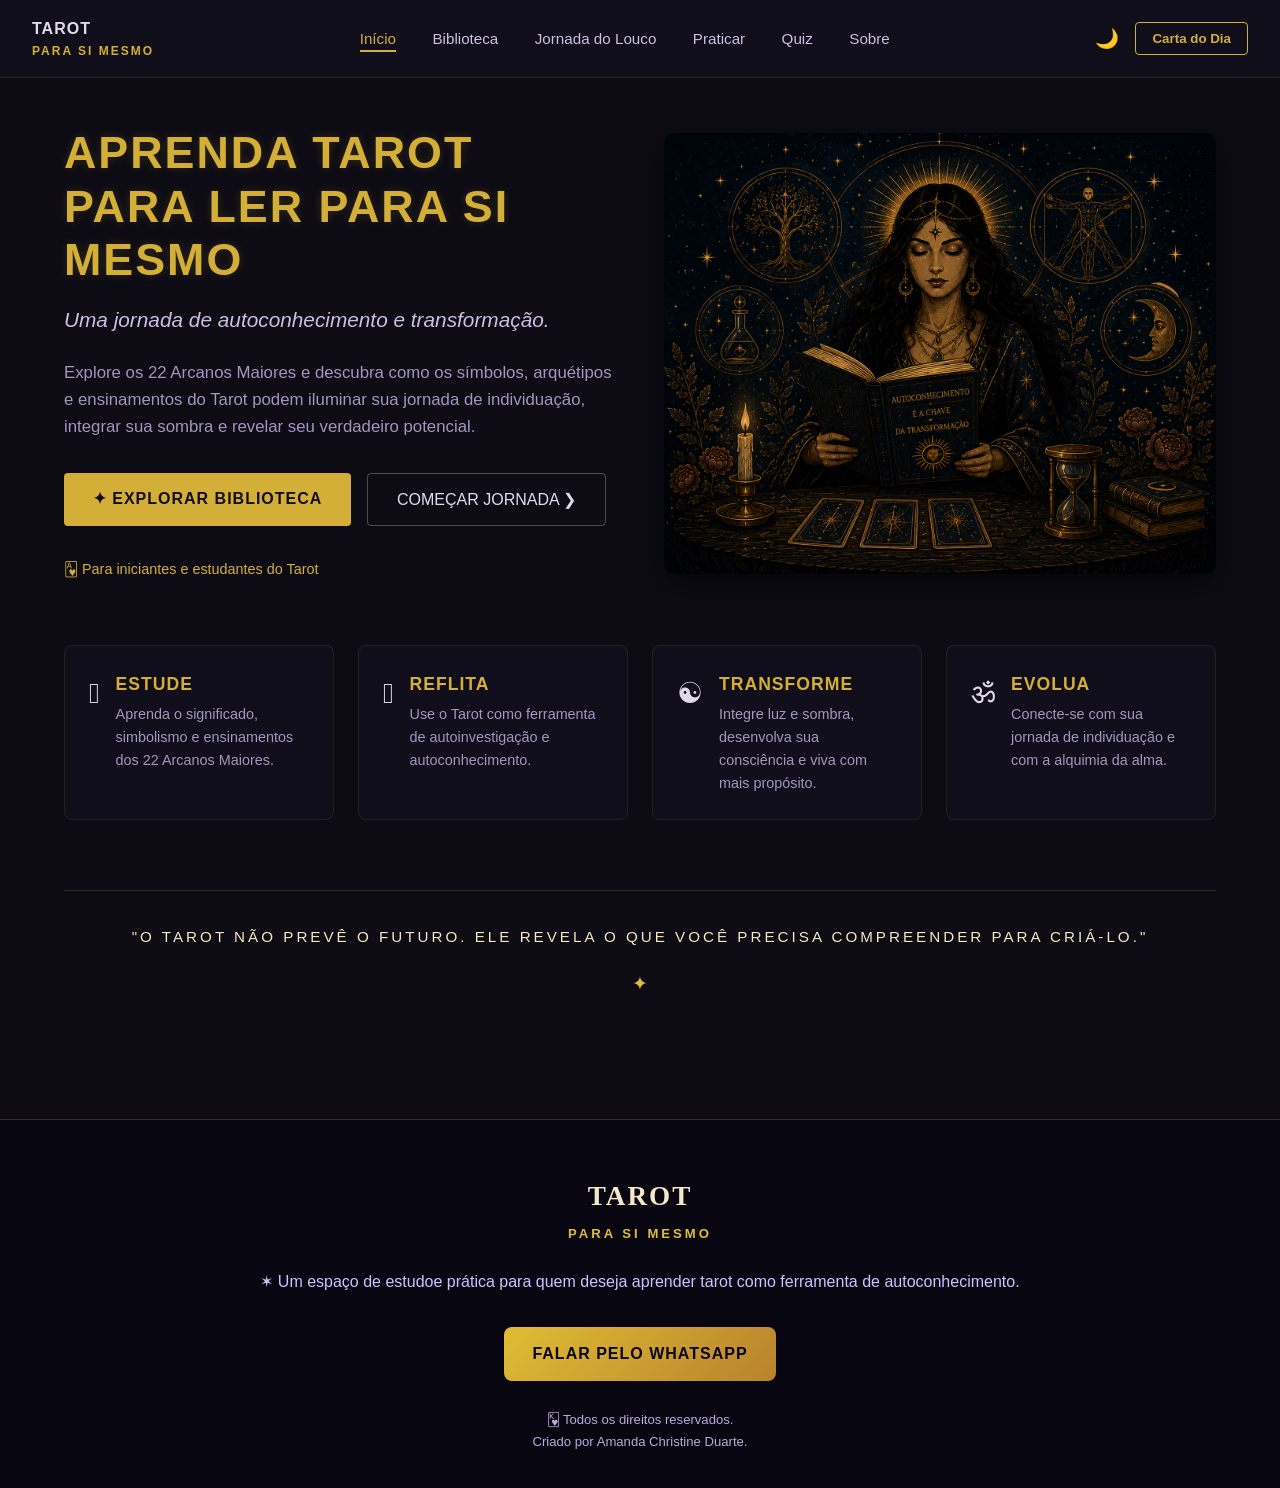
<file: index.html>
<!DOCTYPE html>
<html lang="pt-BR">
<head>
    <meta charset="UTF-8">
    <meta name="viewport" content="width=device-width, initial-scale=1.0">
    <title>Tarot para Si Mesmo - Início</title>
    <link rel="stylesheet" href="style.css">
</head>
<body>

    <!-- BARRA SUPERIOR UNIVERSAL -->
    <header class="navbar">
        <div class="logo">
            TAROT
            <span>PARA SI MESMO</span>
        </div>
        <nav>
            <a href="index.html" class="active">Início</a>
            <a href="biblioteca.html">Biblioteca</a>
            <a href="jornada.html">Jornada do Louco</a>
            <a href="praticar.html">Praticar</a>
            <a href="quiz.html">Quiz</a>
            <a href="sobre.html">Sobre</a>
        </nav>
        <div class="nav-actions">
            <button class="btn-lua">🌙</button>
            <button class="btn-topo-destaque" id="btn-trigger-carta-dia">Carta do Dia</button>
        </div>
    </header>

    <!-- CONTEÚDO PRINCIPAL -->
    <main class="dashboard-container-unico">
        <section class="layout-hero-novo">
            <div class="hero-texto-novo">
                <h1>Aprenda Tarot <br>para Ler para Si Mesmo</h1>
                <p class="tagline-principal">Uma jornada de autoconhecimento e transformação.</p>
                <p class="desc-longa">Explore os 22 Arcanos Maiores e descubra como os símbolos, arquétipos e ensinamentos do Tarot podem iluminar sua jornada de individuação, integrar sua sombra e revelar seu verdadeiro potencial.</p>
                
                <div class="hero-botoes-novos">
                    <a href="biblioteca.html" class="btn-hero-ouro">✦ EXPLORAR BIBLIOTECA</a>
                    <a href="praticar.html" class="btn-hero-transparente">COMEÇAR JORNADA ❯</a>
                </div>

                <div class="badge-iniciante">
                    <span> 🂱 Para iniciantes e estudantes do Tarot</span>
                </div>
            </div>
            
            <!-- CONTAINER DA IMAGEM DO HERO -->
            <div class="hero-imagem-container">
                <img src="hero.png" alt="Ilustração de Tarot Terapêutico" class="img-hero-principal">
            </div>
        </section>

        <!-- QUADRANTES INFERIORES -->
        <div class="grid-pilares-inferiores">
            <div class="card-pilar">
                <div class="pilar-icone">𓂀</div>
                <div class="pilar-conteudo">
                    <h3>ESTUDE</h3>
                    <p>Aprenda o significado, simbolismo e ensinamentos dos 22 Arcanos Maiores.</p>
                </div>
            </div>
            <div class="card-pilar">
                <div class="pilar-icone">𖤝</div>
                <div class="pilar-conteudo">
                    <h3>REFLITA</h3>
                    <p>Use o Tarot como ferramenta de autoinvestigação e autoconhecimento.</p>
                </div>
            </div>
            <div class="card-pilar">
                <div class="pilar-icone">☯</div>
                <div class="pilar-conteudo">
                    <h3>TRANSFORME</h3>
                    <p>Integre luz e sombra, desenvolva sua consciência e viva com mais propósito.</p>
                </div>
            </div>
            <div class="card-pilar">
                <div class="pilar-icone">ॐ</div>
                <div class="pilar-conteudo">
                    <h3>EVOLUA</h3>
                    <p>Conecte-se com sua jornada de individuação e com a alquimia da alma.</p>
                </div>
            </div>
        </div>

    <!-- CITAÇÃO INFERIOR -->
        <section class="citacao-final">
            <p>"O TAROT NÃO PREVÊ O FUTURO. ELE REVELA O QUE VOCÊ PRECISA COMPREENDER PARA CRIÁ-LO."</p>
            <span class="detalhe-estrela">✦</span>
        </section>
    </main>

    <!-- RODAPÉ GLOBAL -->
    <footer class="footer-global">
        <div class="footer-conteudo">
            <div class="footer-logo">
                <h2>TAROT</h2>
                <span>PARA SI MESMO</span>
            </div>

            <p class="footer-texto">
               ✶ Um espaço de estudoe prática para quem deseja aprender tarot como ferramenta de autoconhecimento.
            </p>

            <a 
                href="https://api.whatsapp.com/message/3FDGRERCRU43B1?autoload=1&app_absent=0&utm_source=ig" 
                target="_blank" 
                class="btn-footer-whatsapp"
            >
                Falar pelo WhatsApp
            </a>

            <p class="footer-copy">
                🂾 Todos os direitos reservados.
                <br>
                Criado por Amanda Christine Duarte.
            </p>
        </div>
    </footer>

    <!-- MODAL DA CARTA DO DIA (ESTRUTURA GLOBAL) -->
    <div id="modal-carta-dia" class="modal-overlay">
        <div class="modal-content painel-leitura">
            <button class="close-modal" id="btn-fechar-modal">✕</button>
            <span class="interpretacao-tag">🃏 MENSAGEM DO INCONSCIENTE</span>
            <h2 id="nome-carta-dia">Sua Carta do Dia</h2>
            <div class="layout-modal-carta">
                <div class="moldura-modal-foto" id="foto-carta-dia"></div>
                <div class="texto-modal-info">
                    <p id="mensagem-carta-dia">Carregando orientação...</p>
                </div>
            </div>
        </div>
    </div>

    <script src="script.js"></script>
</body>
</html>
</file>
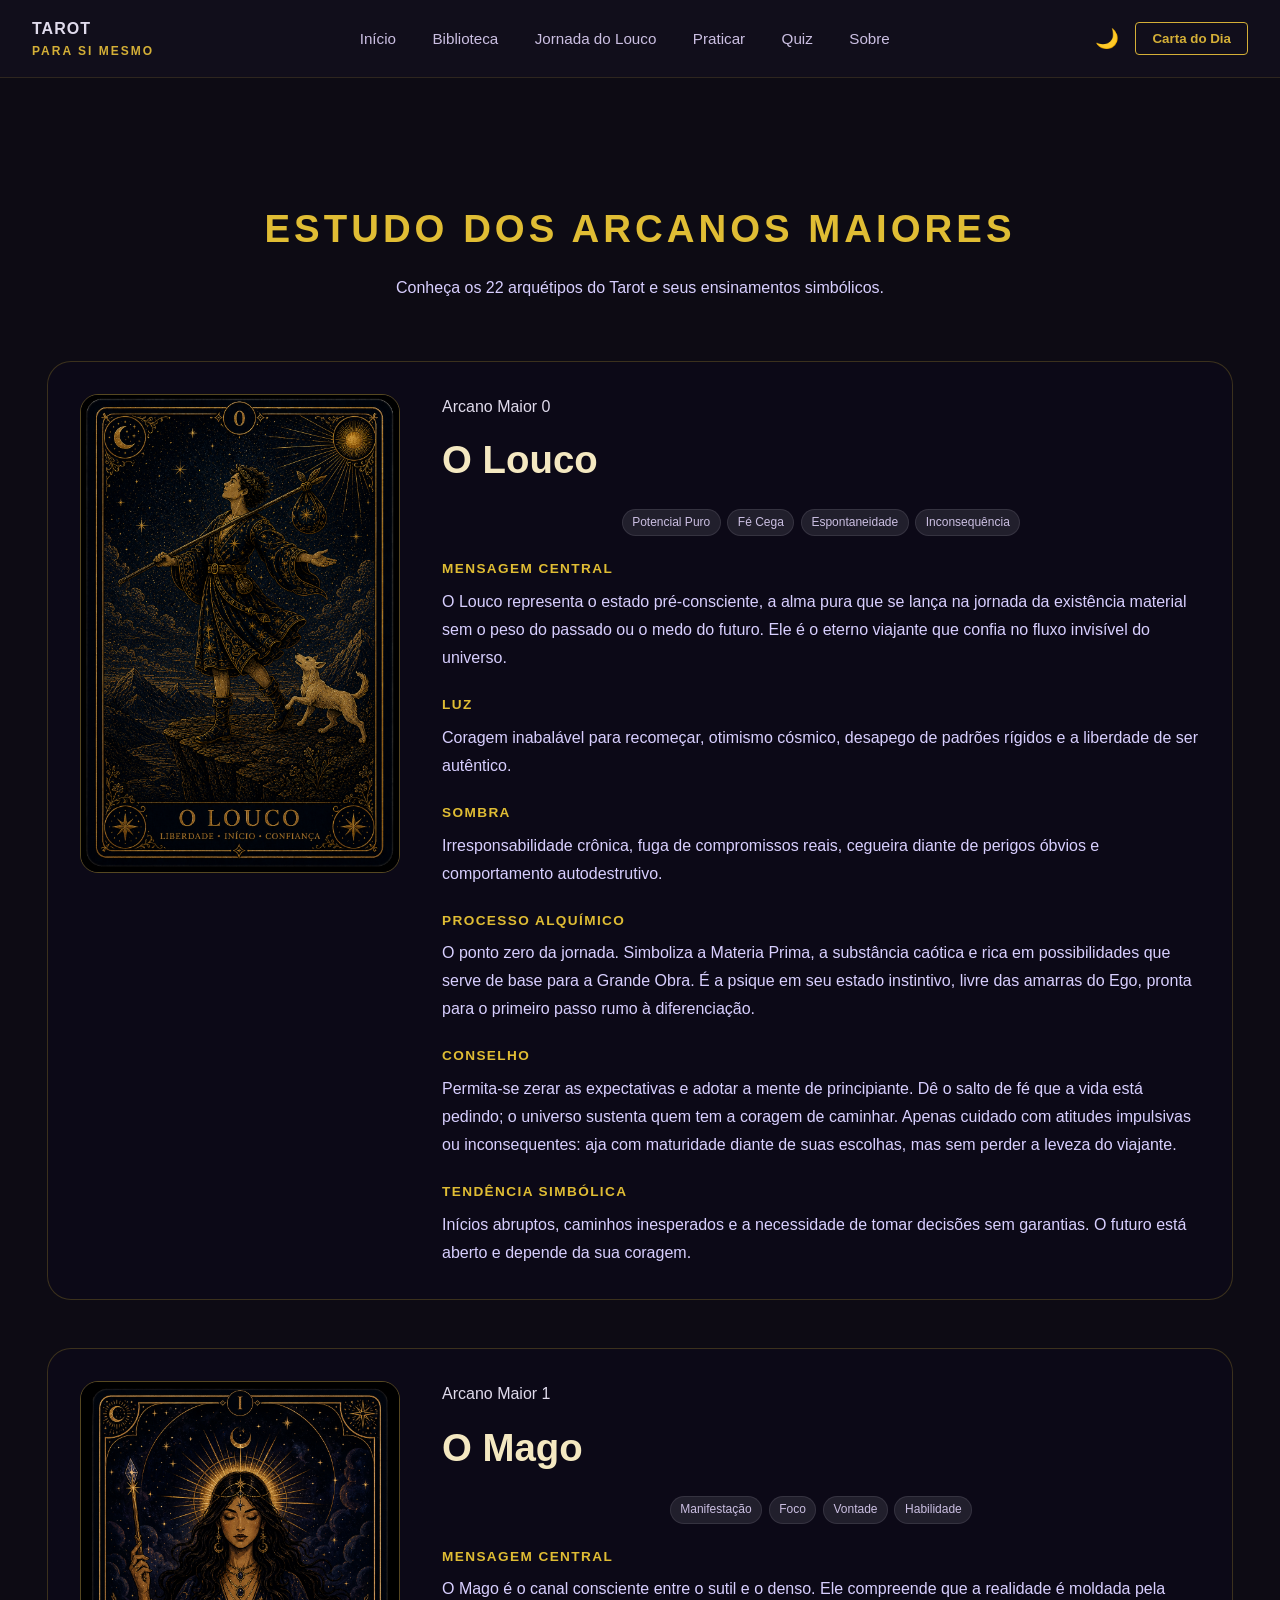
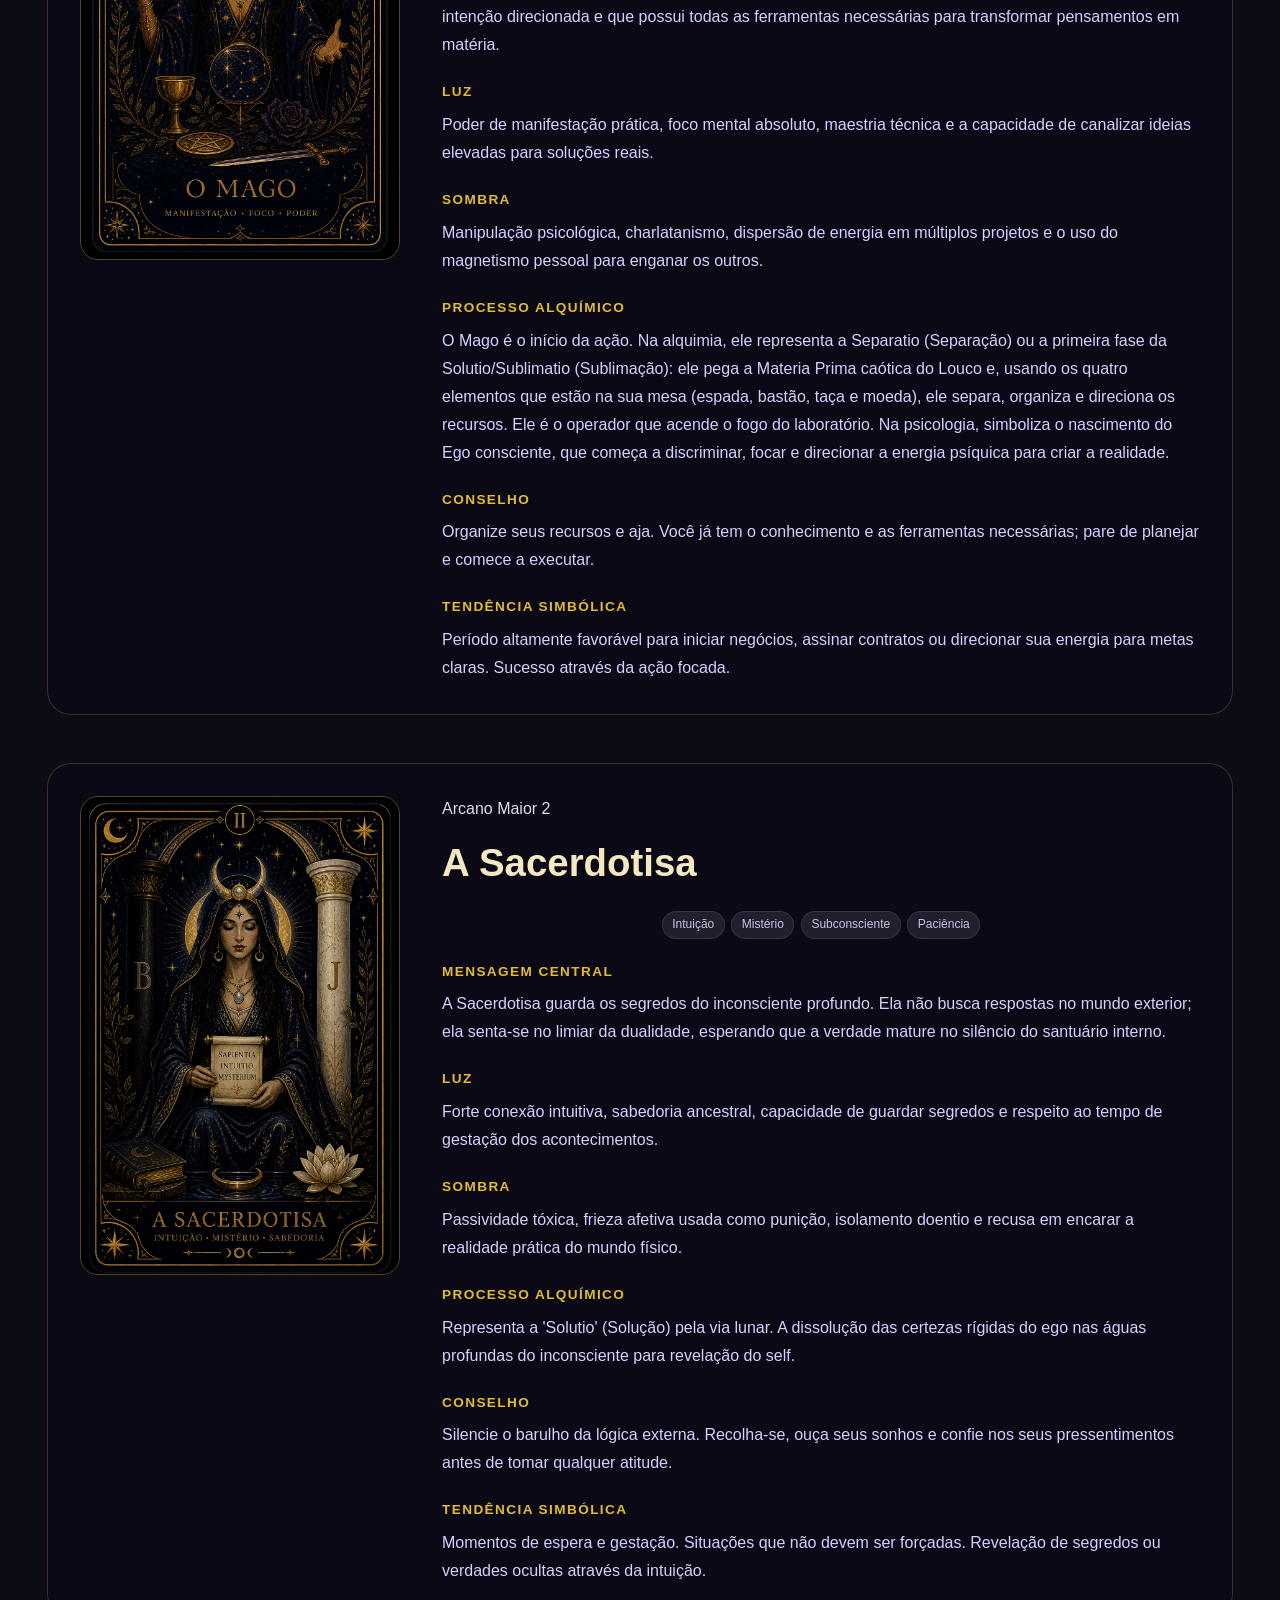
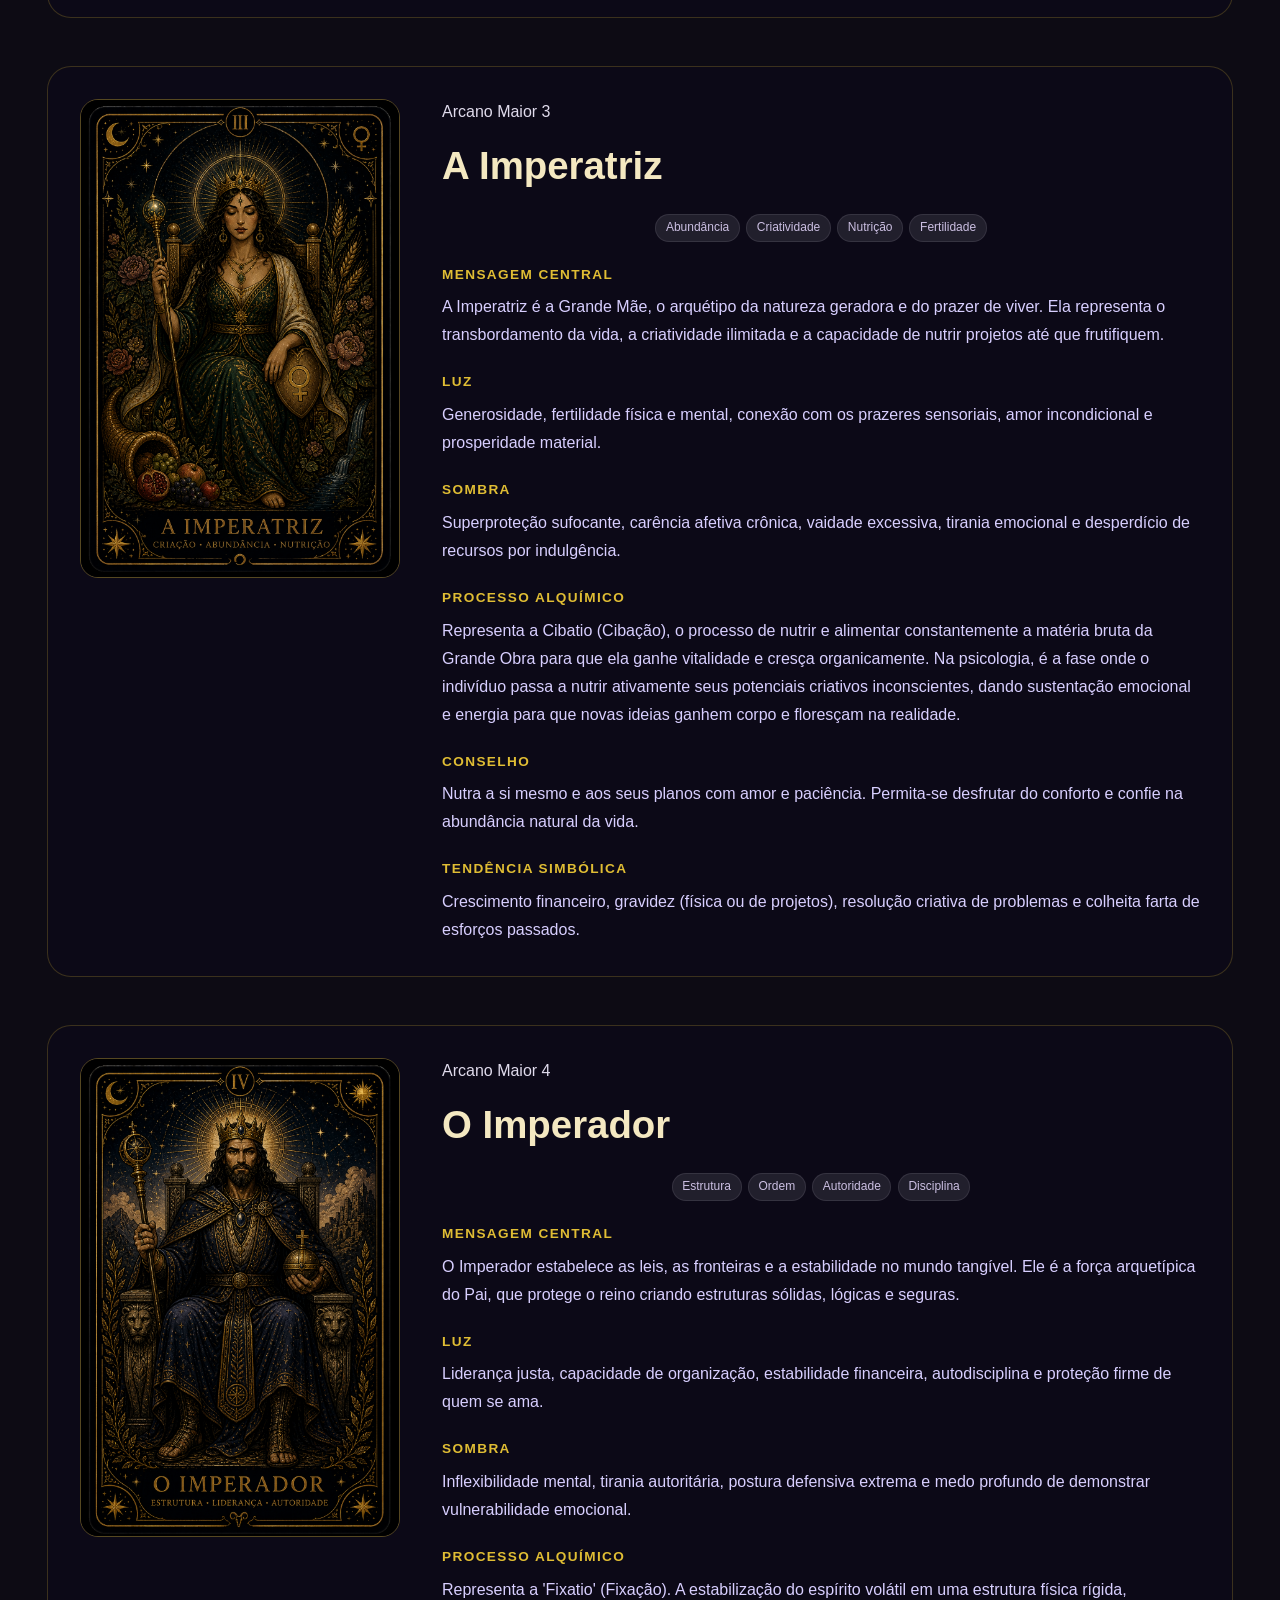
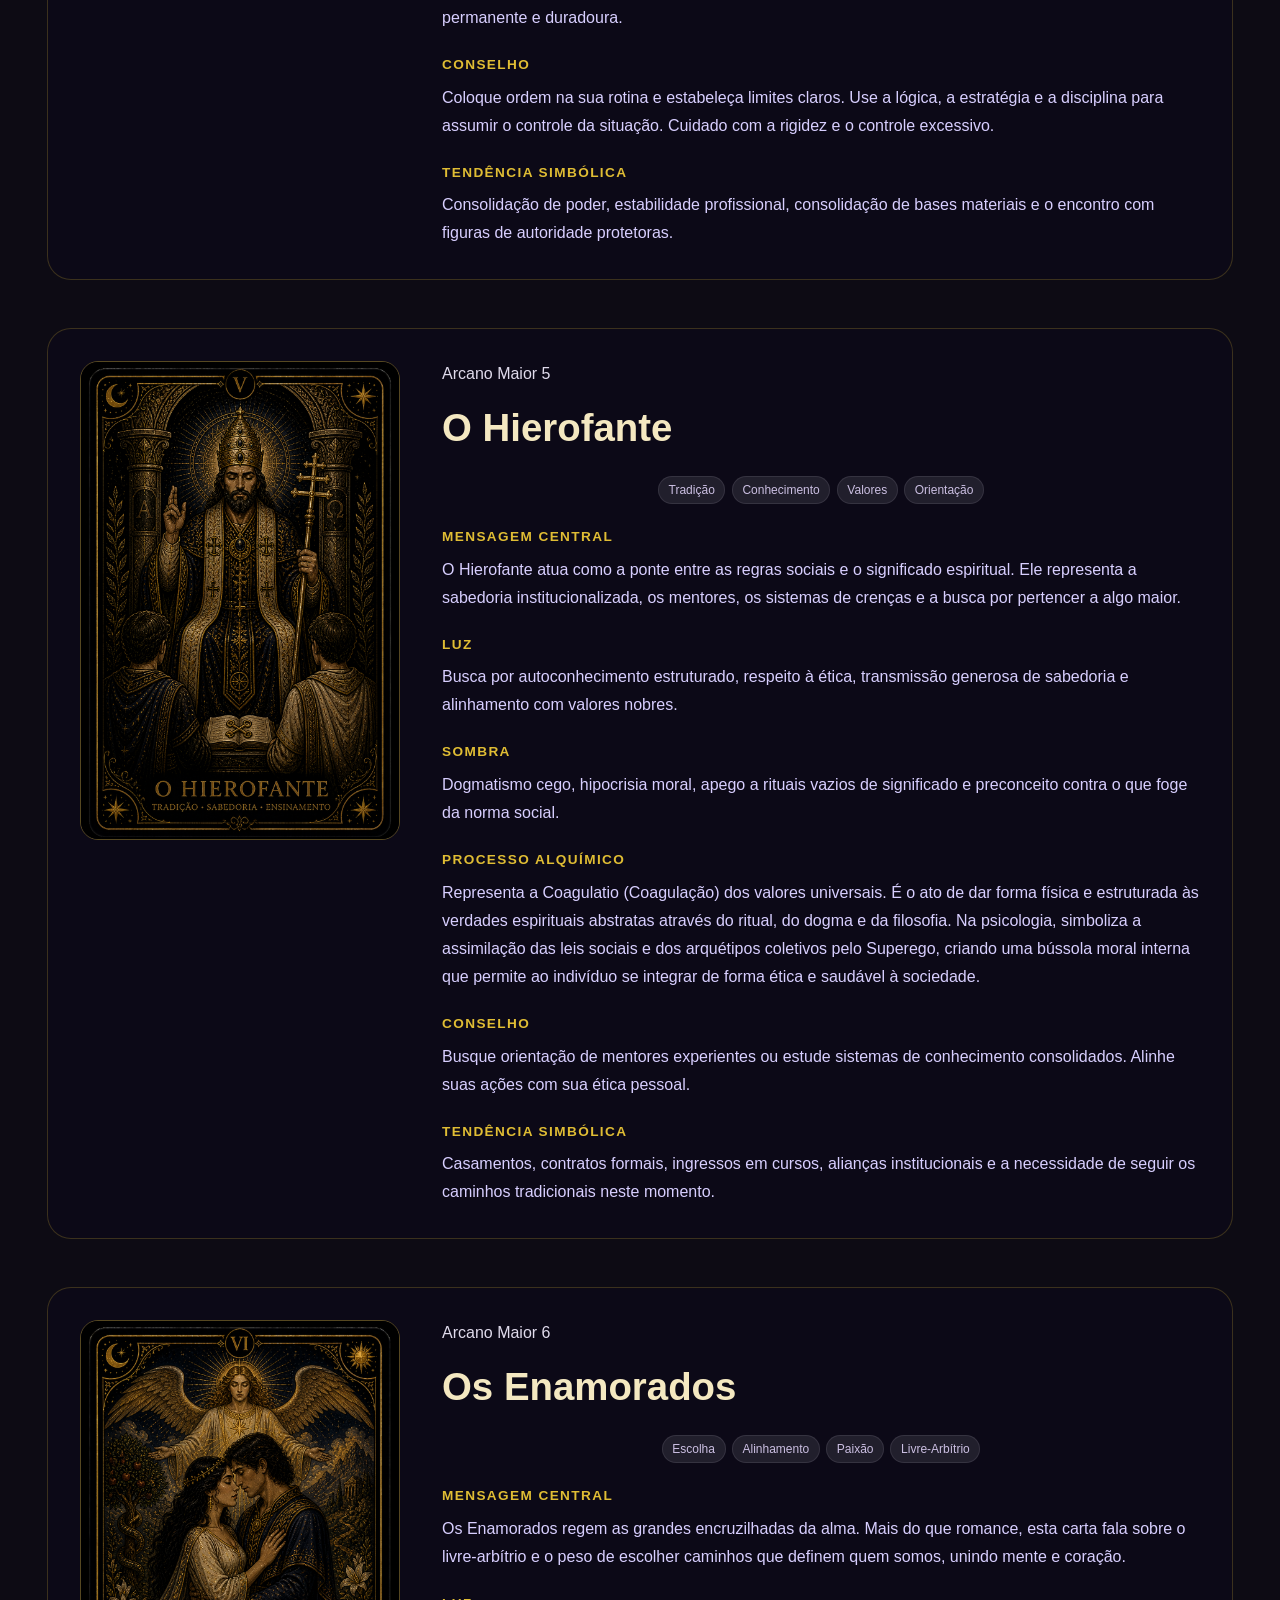
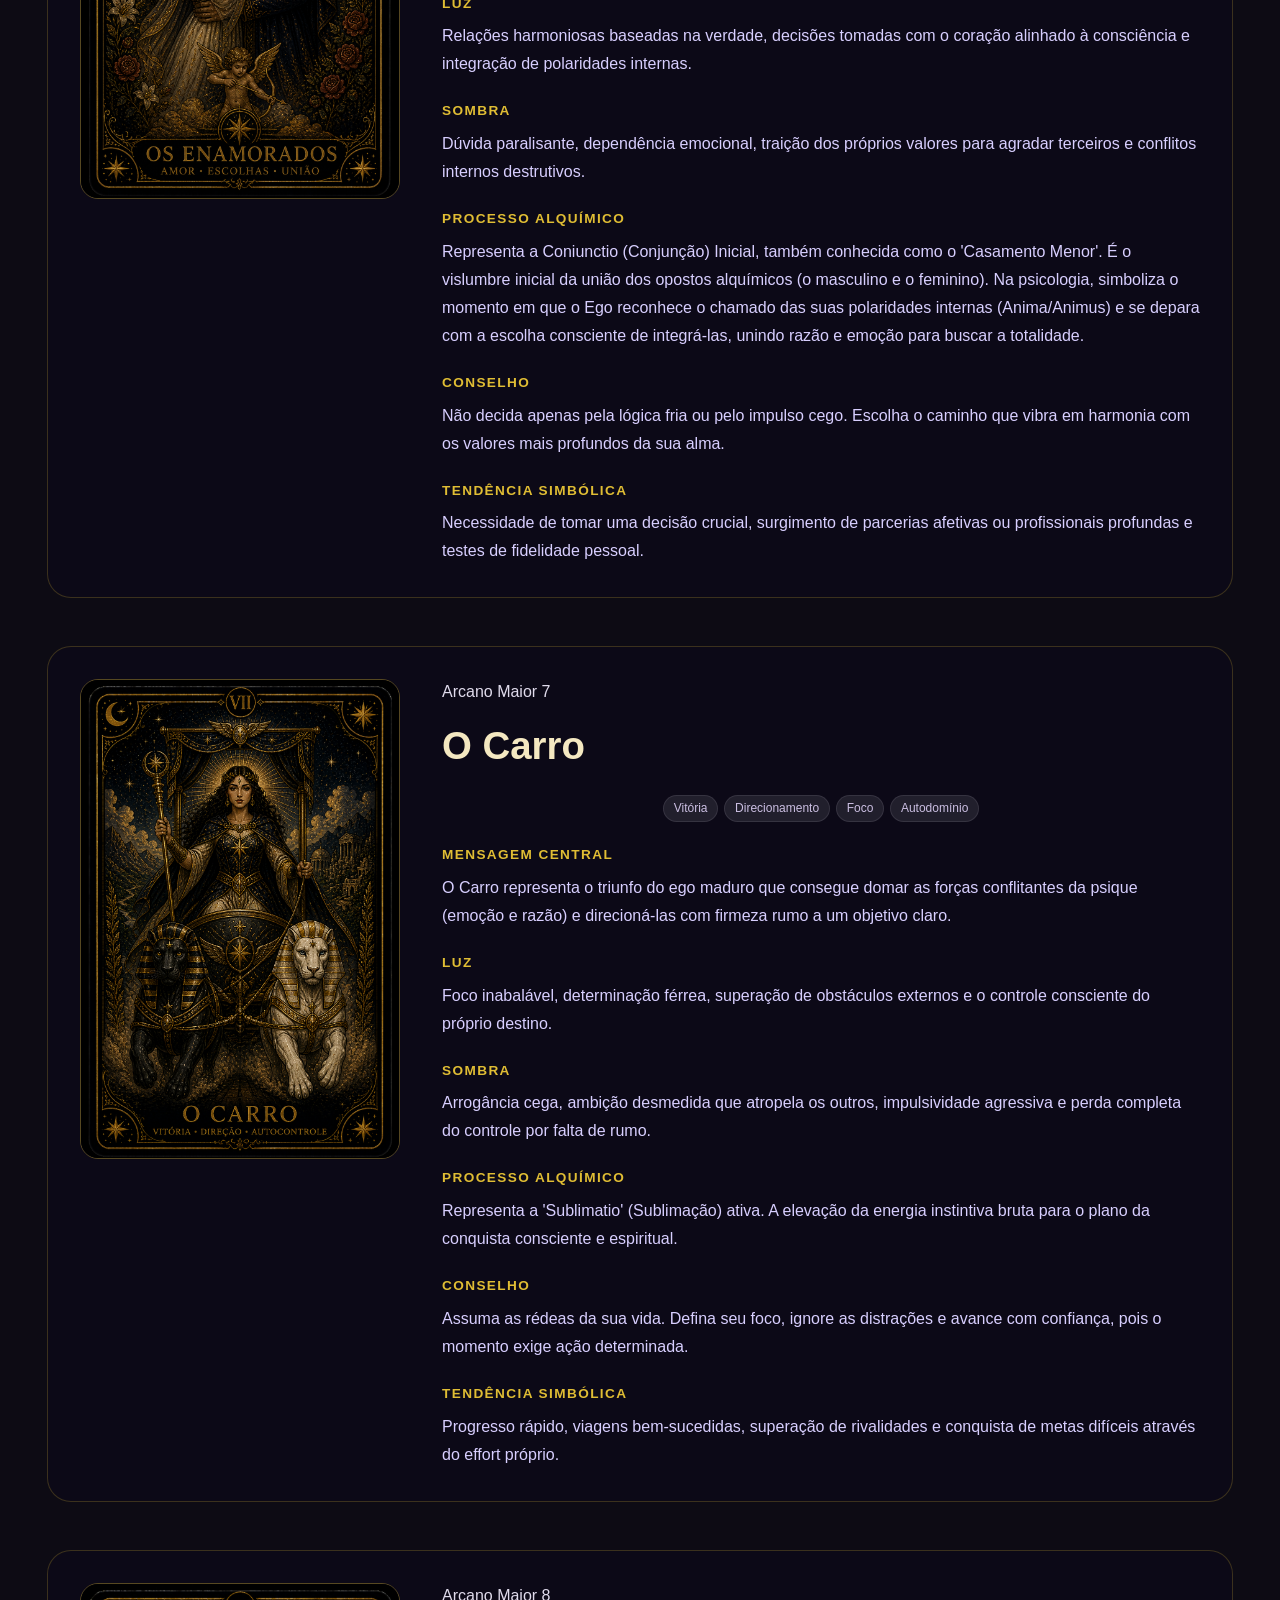
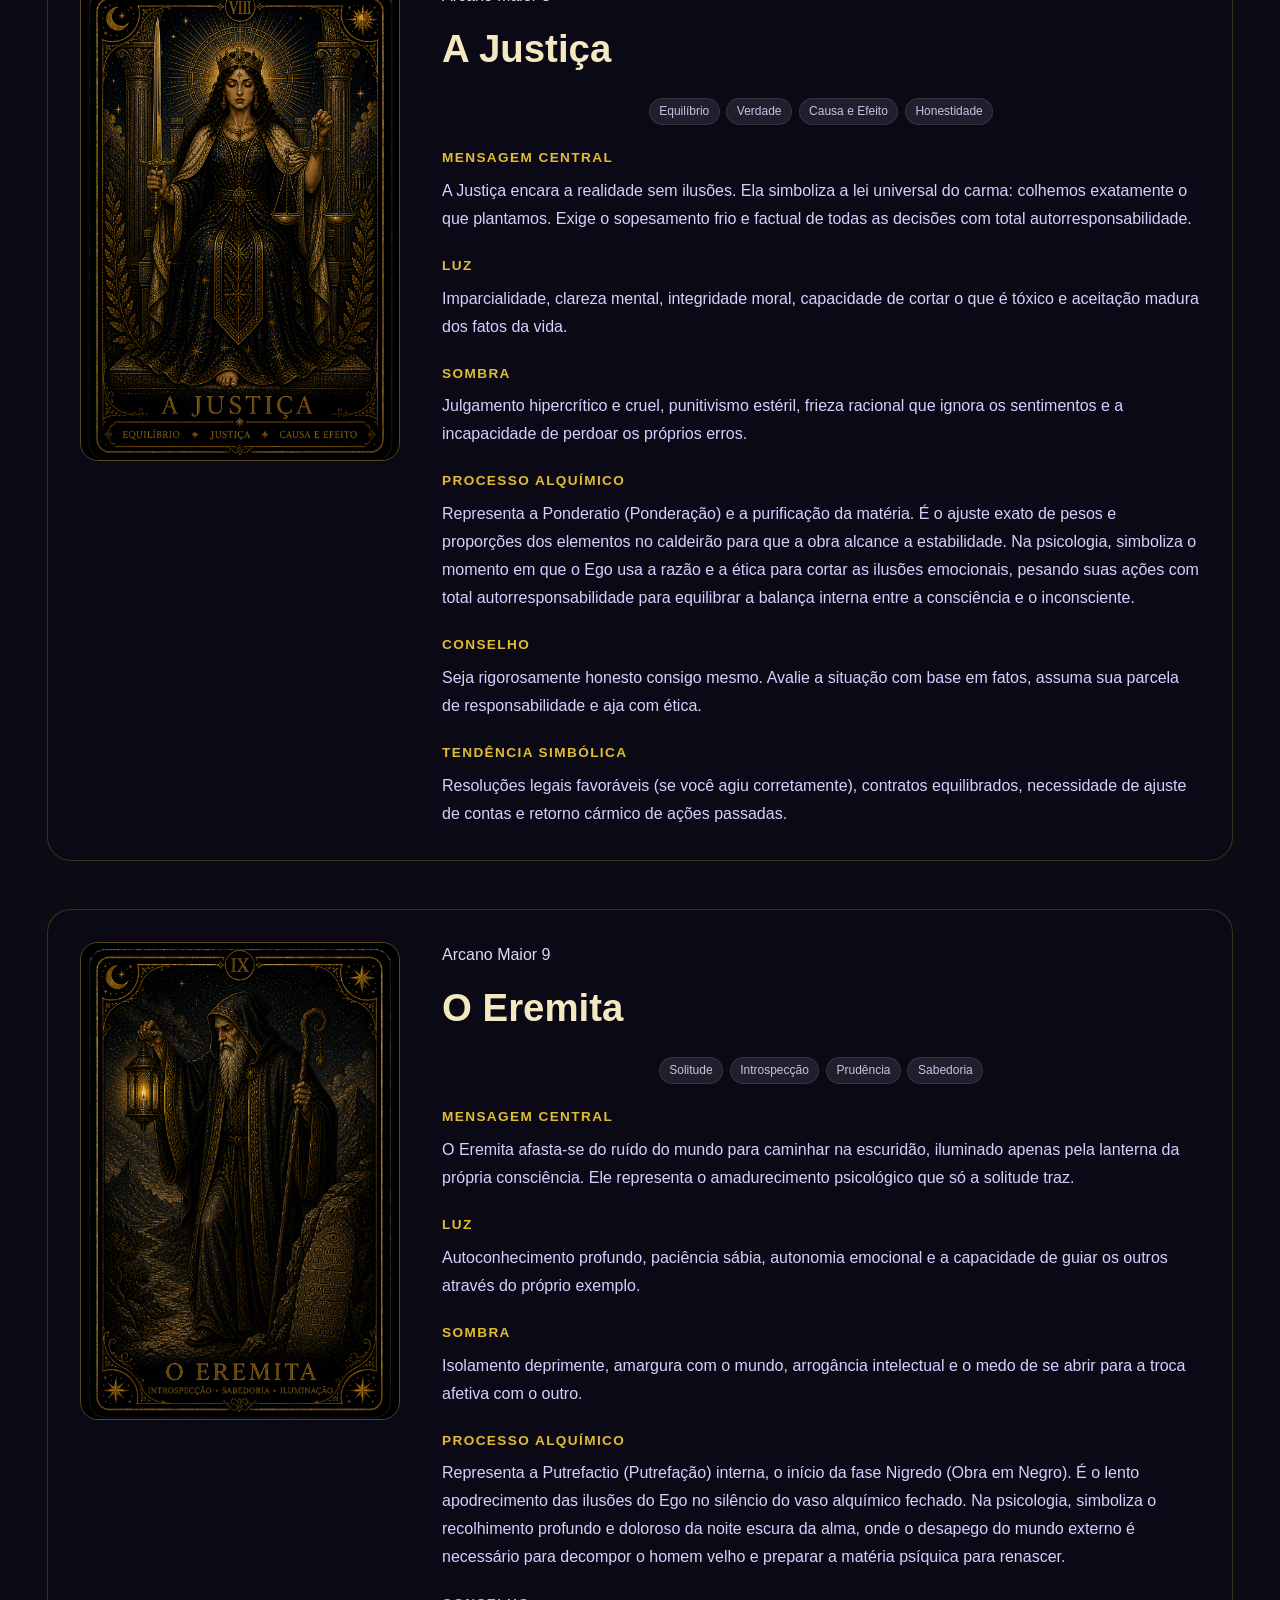
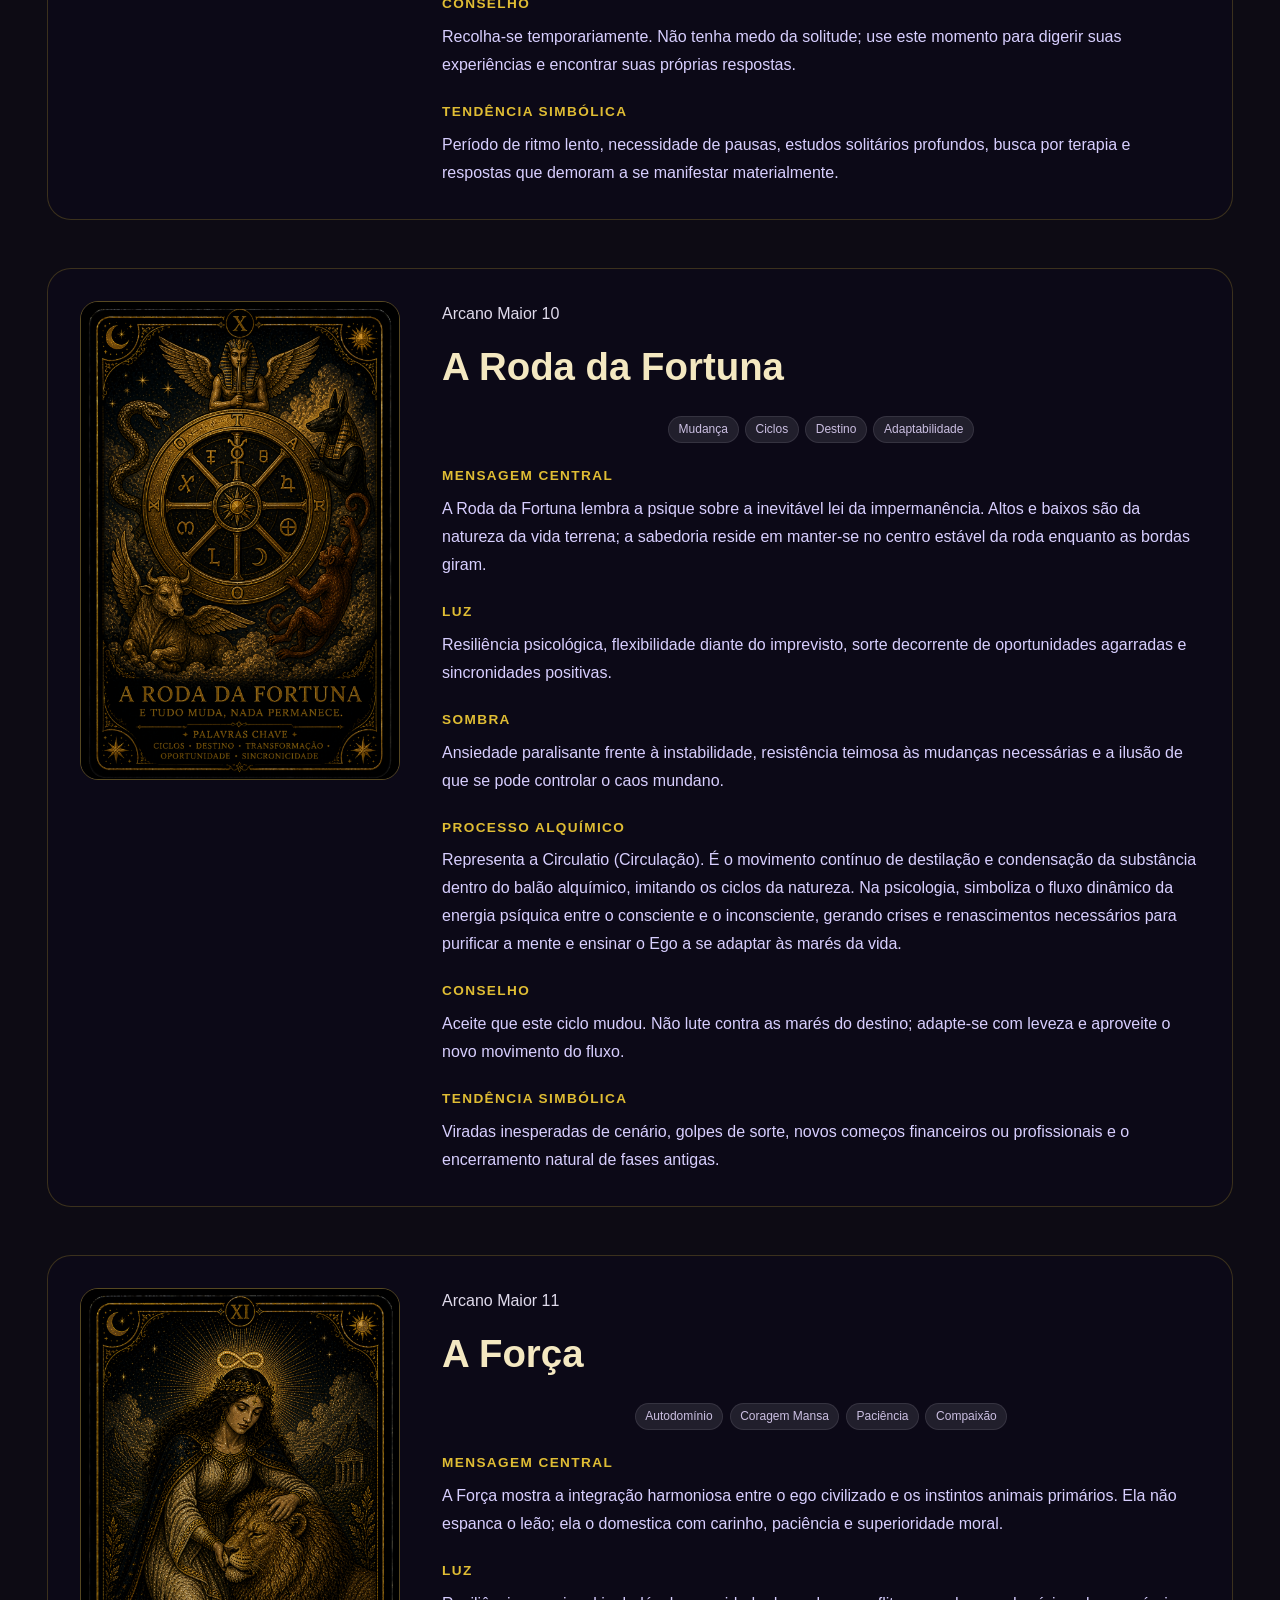
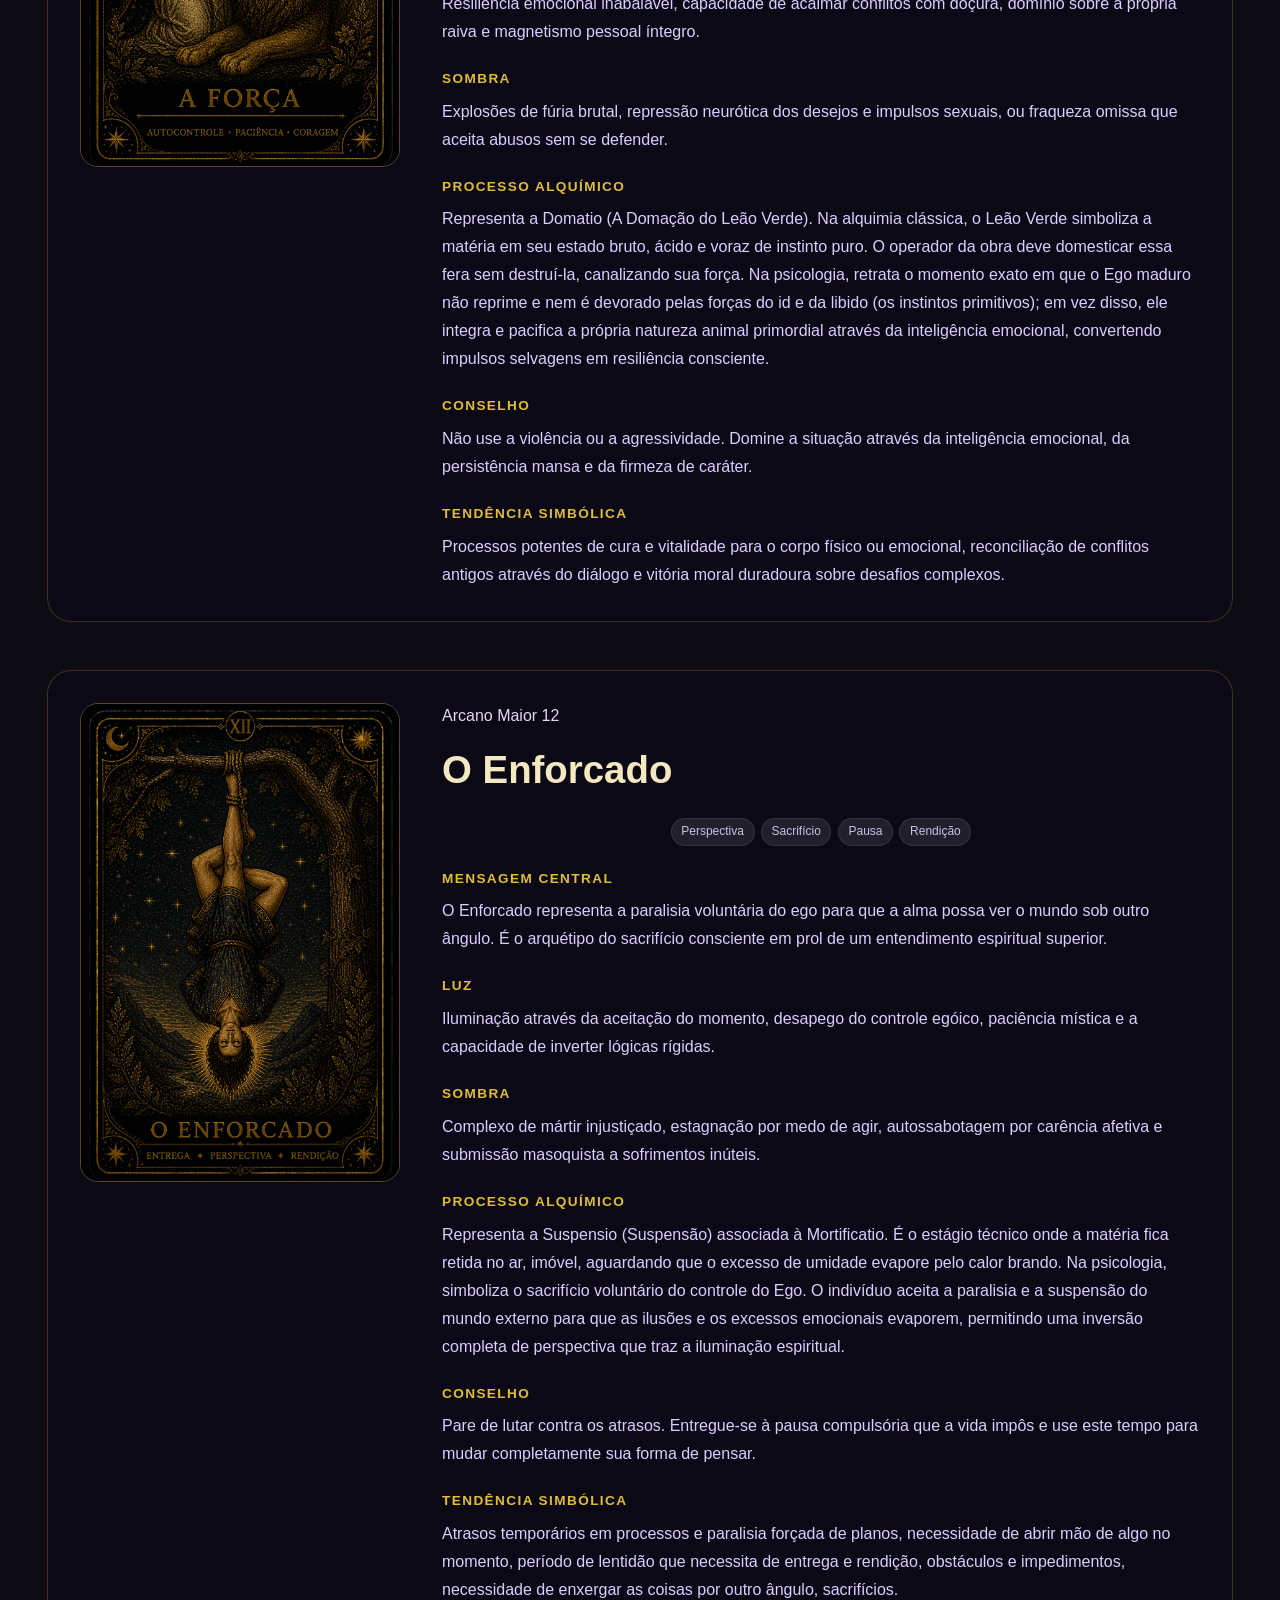
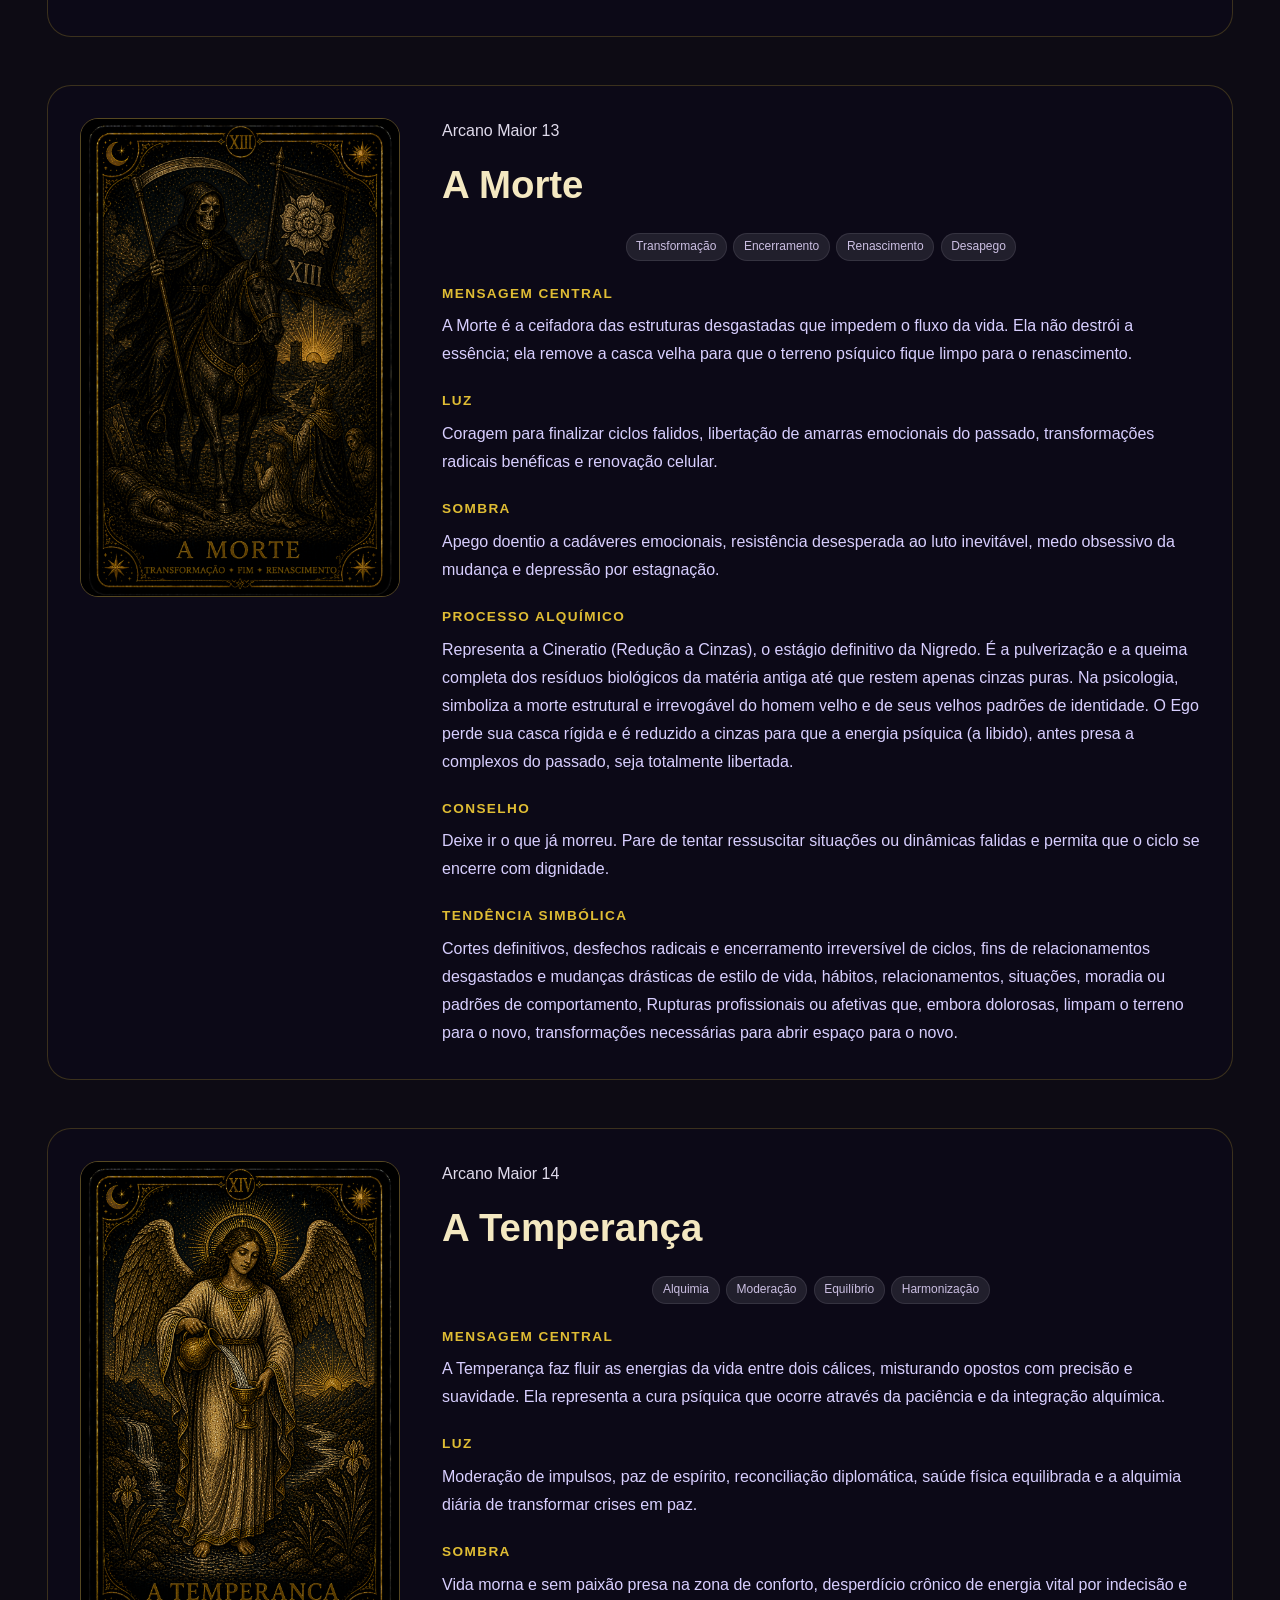
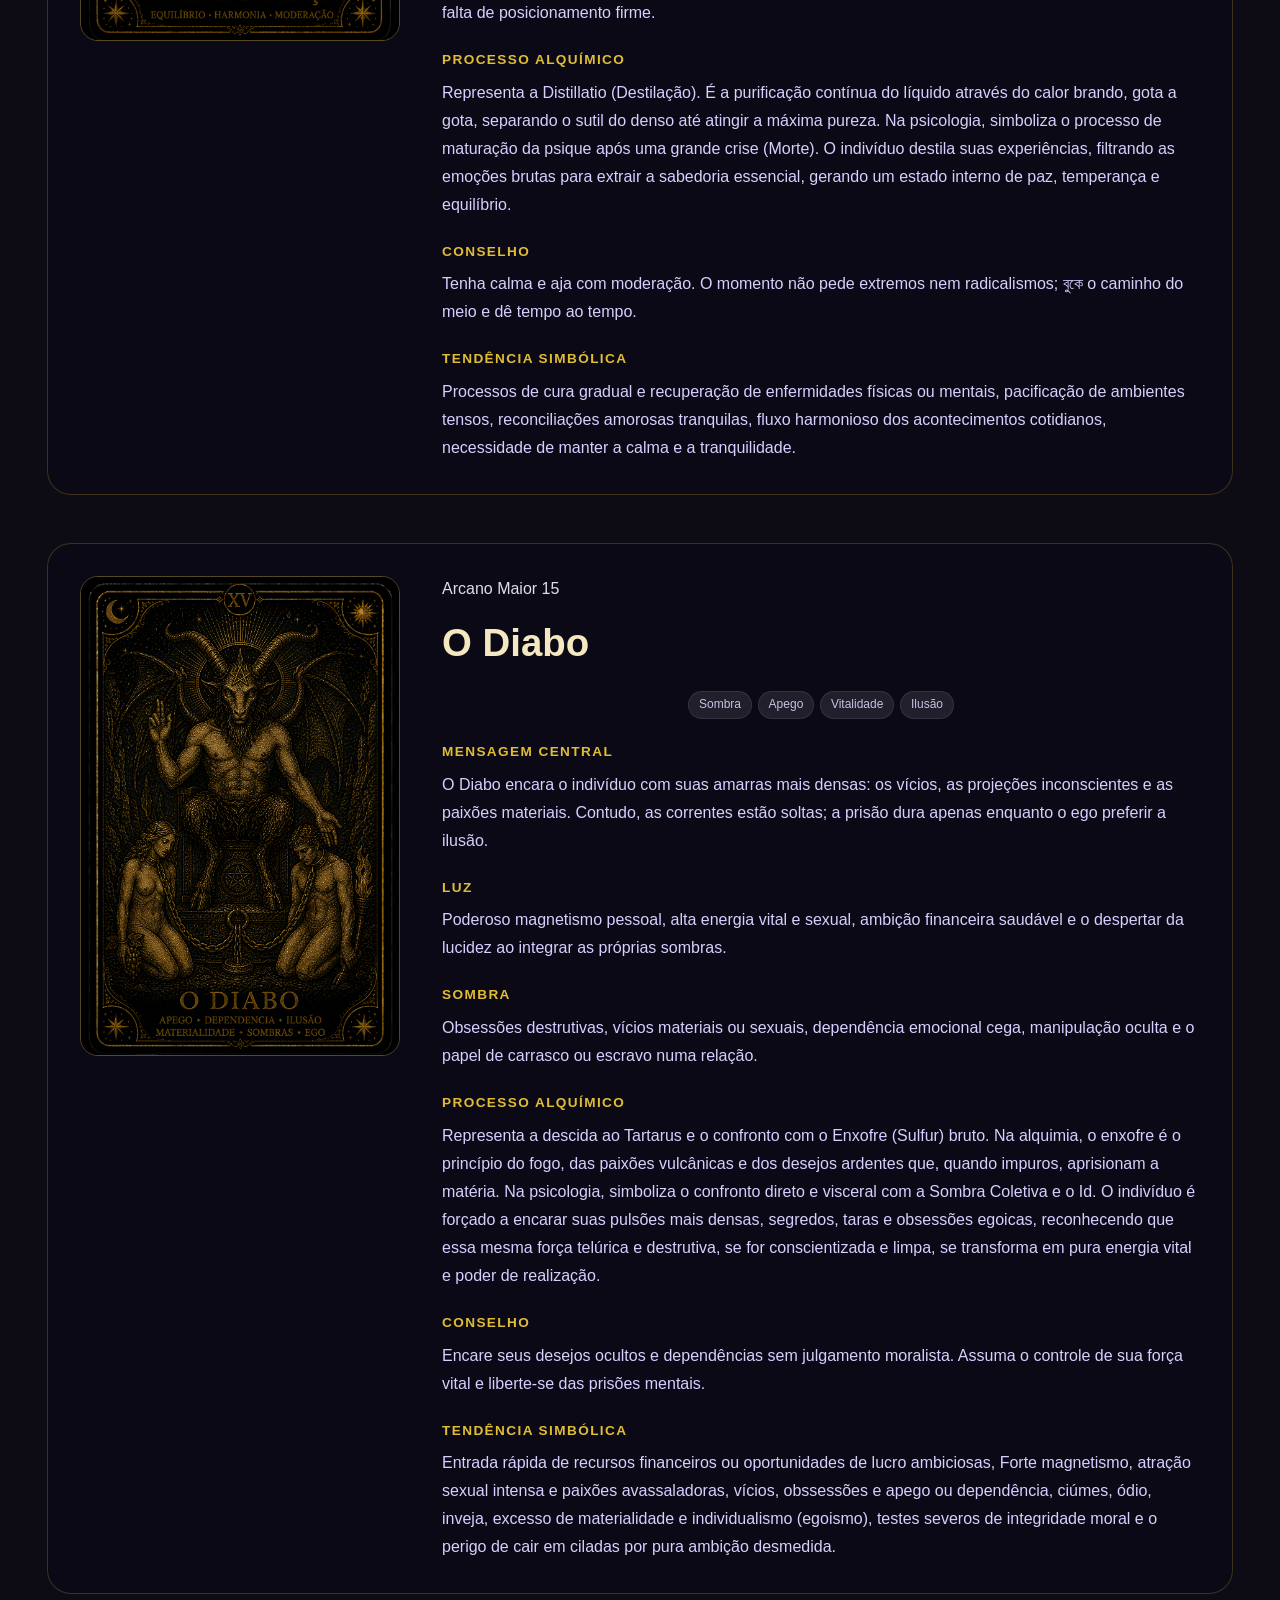
<file: arcanos.html>
<!DOCTYPE html>
<html lang="pt-BR">
<head>
    <meta charset="UTF-8">
    <meta name="viewport" content="width=device-width, initial-scale=1.0">
    <title>Estudo dos Arcanos - Tarot para Si Mesmo</title>
    <link rel="stylesheet" href="style.css">
</head>
<body>

<header class="navbar">
    <div class="logo">
        TAROT
        <span>PARA SI MESMO</span>
    </div>

    <nav>
        <a href="index.html">Início</a>
        <a href="biblioteca.html">Biblioteca</a>
        <a href="jornada.html">Jornada do Louco</a>
        <a href="praticar.html">Praticar</a>
        <a href="quiz.html">Quiz</a>
        <a href="sobre.html">Sobre</a>
    </nav>

    <div class="nav-actions">
        <button class="btn-lua">🌙</button>
        <button class="btn-topo-destaque" id="btn-trigger-carta-dia">Carta do Dia</button>
    </div>
</header>

<main class="pagina-arcanos">
    <section class="biblioteca-header">
        <h1>Estudo dos Arcanos Maiores</h1>
        <p>Conheça os 22 arquétipos do Tarot e seus ensinamentos simbólicos.</p>
    </section>

    <section id="lista-arcanos" class="lista-arcanos"></section>
</main>
    </div>

    <!-- MODAL DA CARTA DO DIA -->
    <div id="modal-carta-dia" class="modal-overlay">
        <div class="modal-content painel-leitura">

            <button class="close-modal" id="btn-fechar-modal">✕</button>

            <span class="interpretacao-tag">
                🃏 MENSAGEM DO INCONSCIENTE
            </span>

            <h2 id="nome-carta-dia">
                Sua Carta do Dia
            </h2>

            <div class="layout-modal-carta">

                <div class="moldura-modal-foto"
                     id="foto-carta-dia">
                </div>

                <div class="texto-modal-info">
                    <p id="mensagem-carta-dia">
                        Carregando orientação...
                    </p>
                </div>

            </div>

        </div>
    </div>

    <script src="script.js"></script>
</body>
</html>
</file>
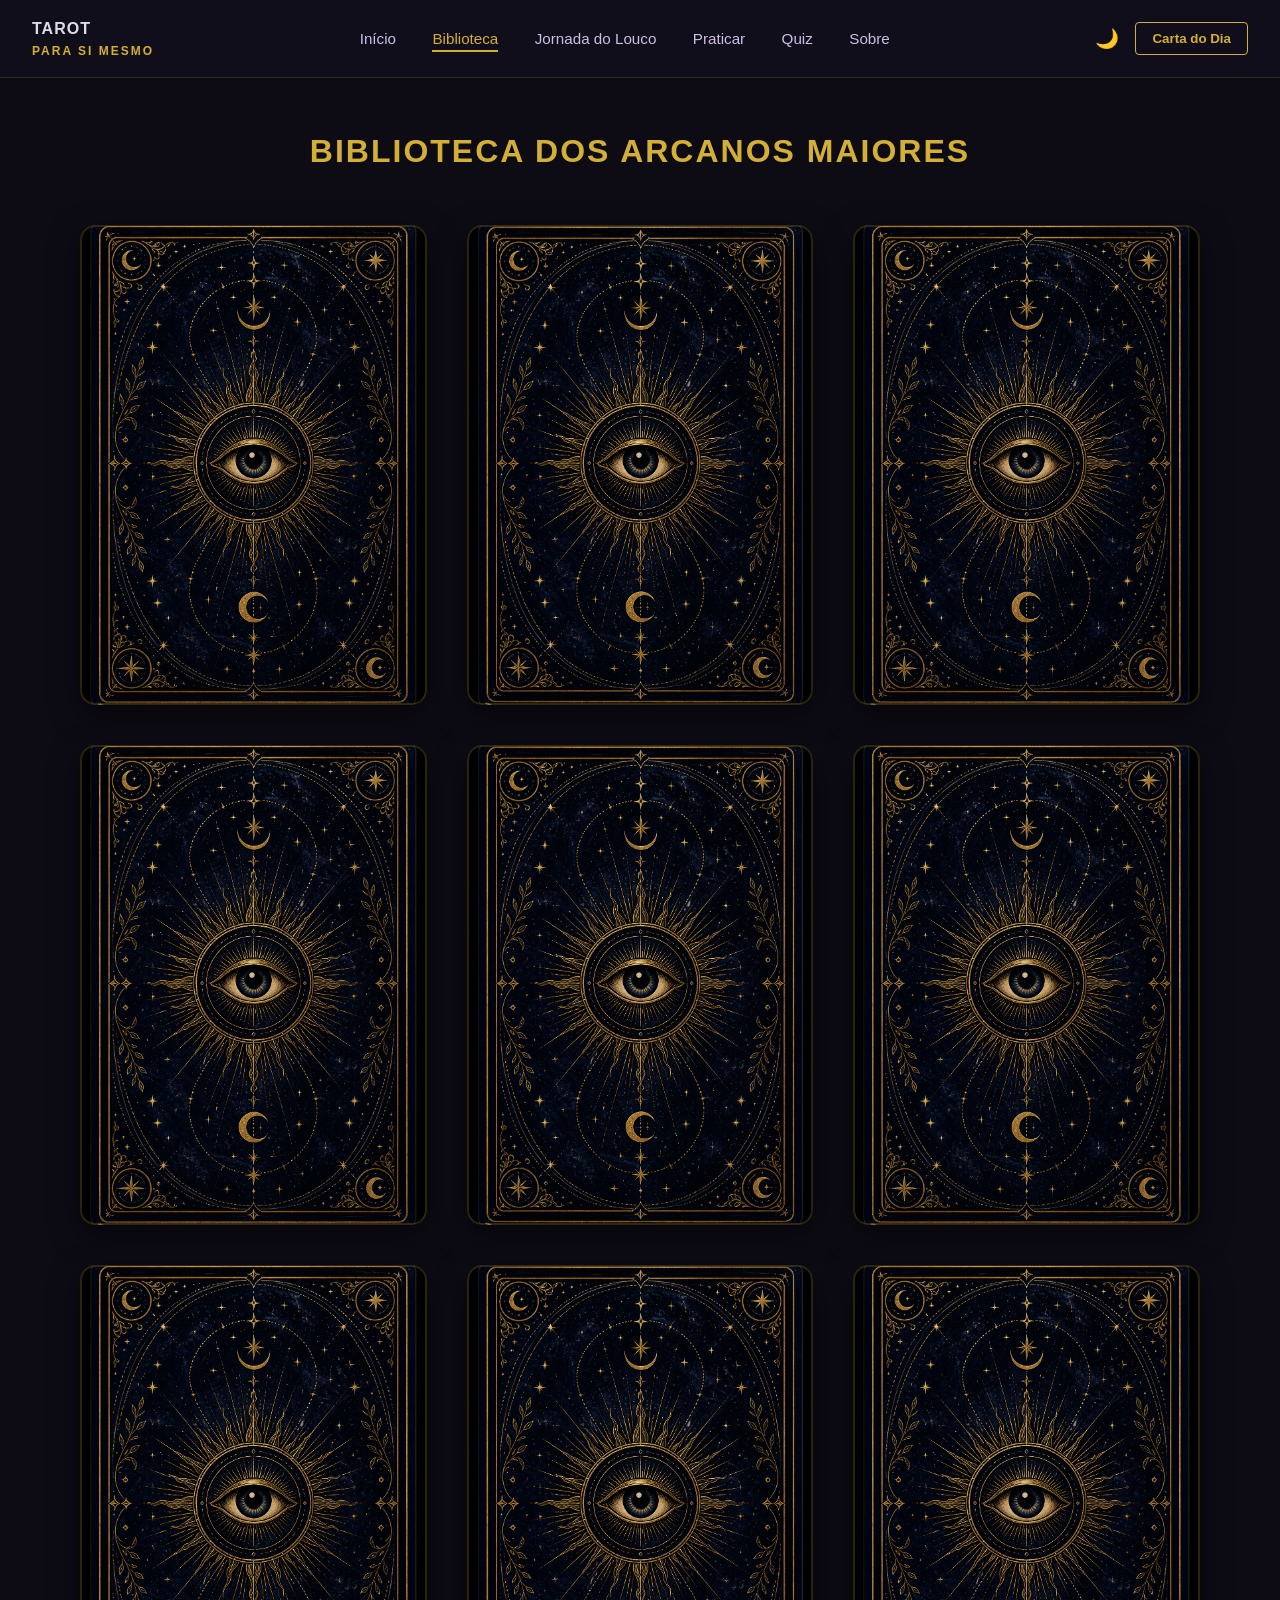
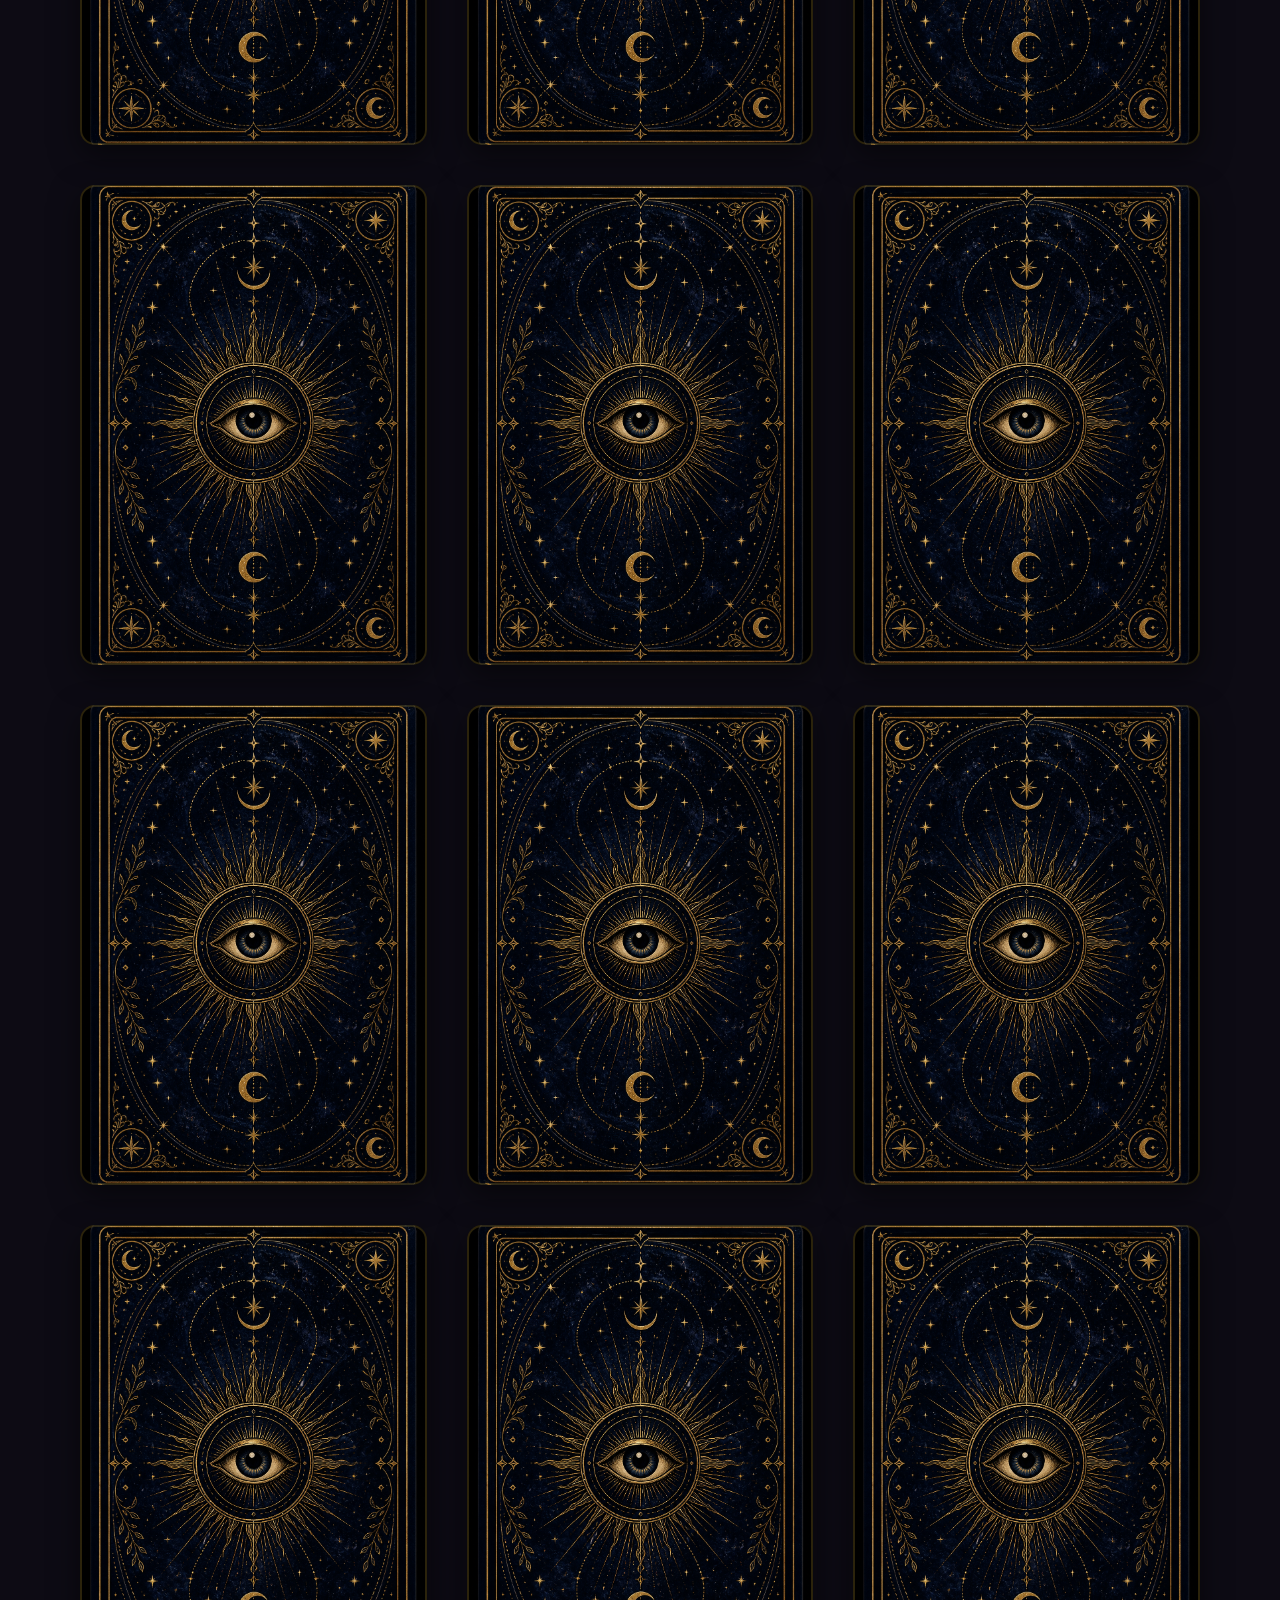
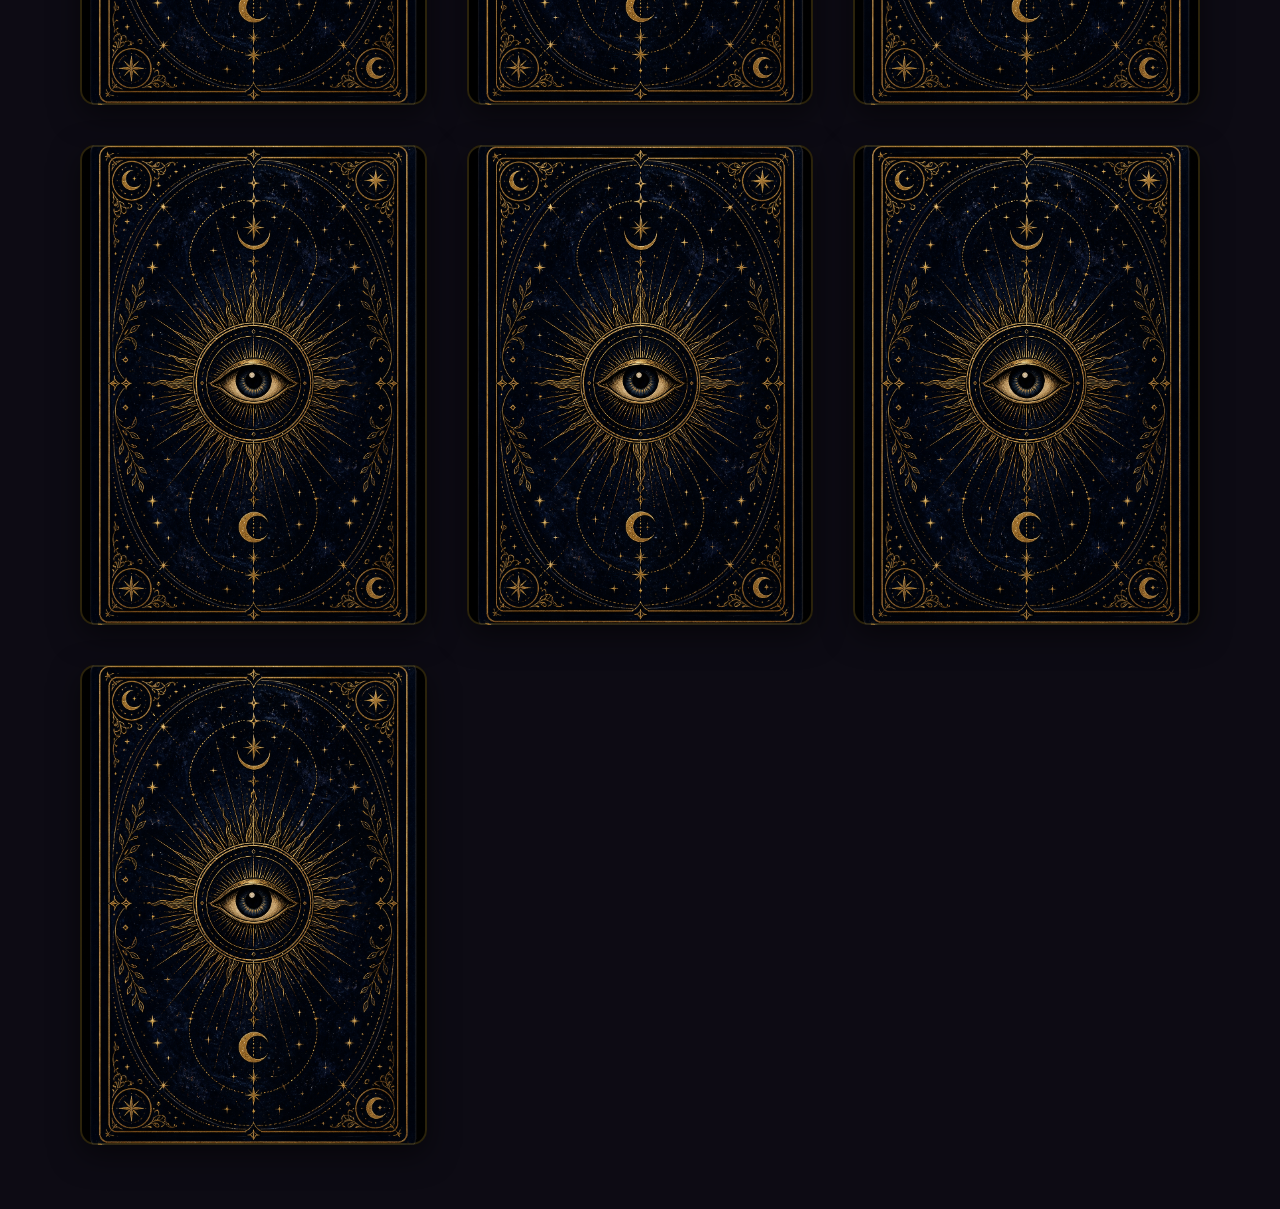
<file: biblioteca.html>
<!DOCTYPE html>
<html lang="pt-BR">
<head>
    <meta charset="UTF-8">
    <meta name="viewport" content="width=device-width, initial-scale=1.0">
    <title>Biblioteca dos Arcanos Maiores - Tarot para Si Mesmo</title>
    <link rel="stylesheet" href="style.css">
</head>
<body>

    <!-- BARRA SUPERIOR UNIVERSAL (IGUAL AO SEU INDEX) -->
    <header class="navbar">
        <div class="logo">
            TAROT
            <span>PARA SI MESMO</span>
        </div>
        <nav>
            <a href="index.html">Início</a>
            <a href="biblioteca.html" class="active">Biblioteca</a>
            <a href="jornada.html">Jornada do Louco</a>
            <a href="praticar.html">Praticar</a>
            <a href="quiz.html">Quiz</a>
            <a href="sobre.html">Sobre</a>
        </nav>
        <div class="nav-actions">
            <button class="btn-lua">🌙</button>
            <button class="btn-topo-destaque" id="btn-trigger-carta-dia">Carta do Dia</button>
        </div>
    </header>

    <!-- CONTEÚDO DA BIBLIOTECA -->
    <main class="dashboard-container-unico">
        <div class="container">
            <h1 style="text-align: center; color: #d4af37; margin-bottom: 2rem; text-transform: uppercase; letter-spacing: 2px;">
                Biblioteca dos Arcanos Maiores
            </h1>
            
            <!-- CONTAINER ONDE O JAVASCRIPT VAI INJETAR AS 22 CARTAS AUTOMATICAMENTE -->
            <div id="deck" class="deck-container"></div>
        </div>
    </main>

    </div>

    <!-- MODAL DA CARTA DO DIA -->
    <div id="modal-carta-dia" class="modal-overlay">
        <div class="modal-content painel-leitura">

            <button class="close-modal" id="btn-fechar-modal">✕</button>

            <span class="interpretacao-tag">
                🃏 MENSAGEM DO INCONSCIENTE
            </span>

            <h2 id="nome-carta-dia">
                Sua Carta do Dia
            </h2>

            <div class="layout-modal-carta">

                <div class="moldura-modal-foto"
                     id="foto-carta-dia">
                </div>

                <div class="texto-modal-info">
                    <p id="mensagem-carta-dia">
                        Carregando orientação...
                    </p>
                </div>

            </div>

        </div>
    </div>

    <script src="script.js"></script>
</body>
</html>
</file>
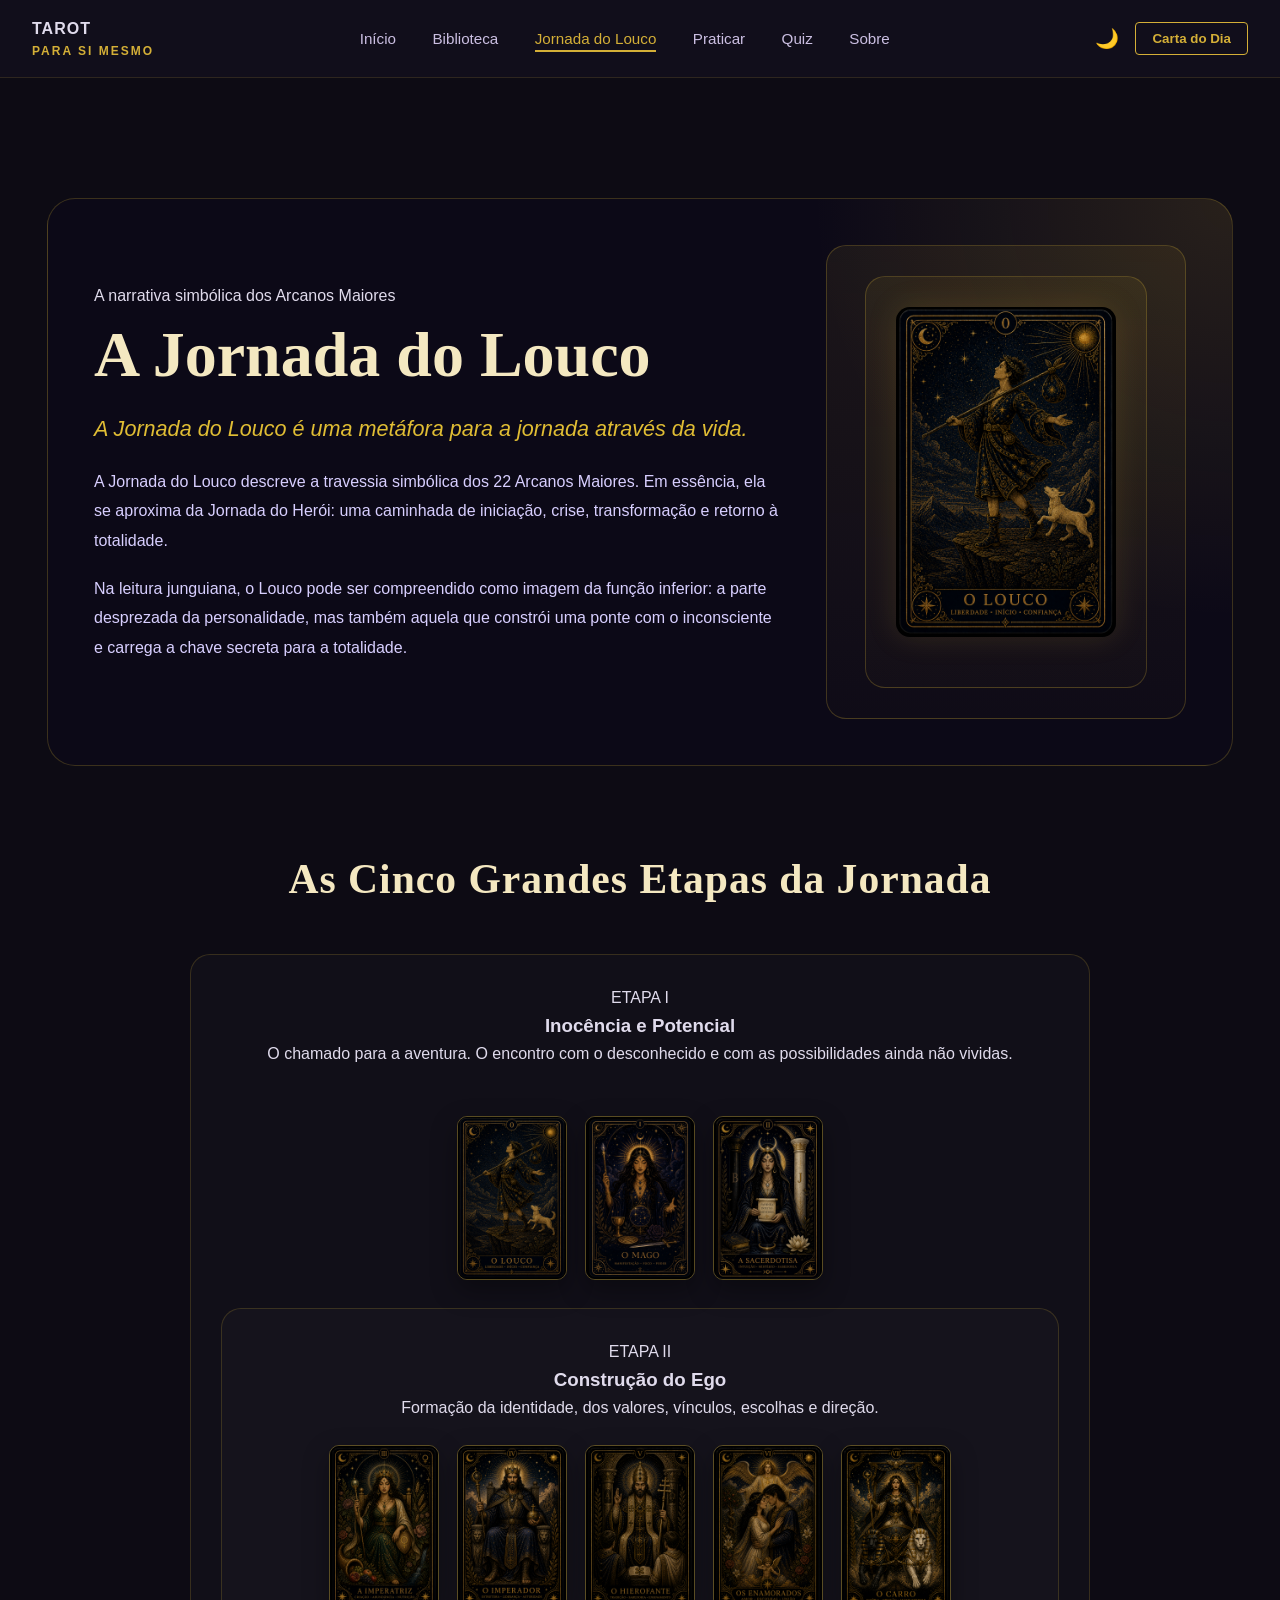
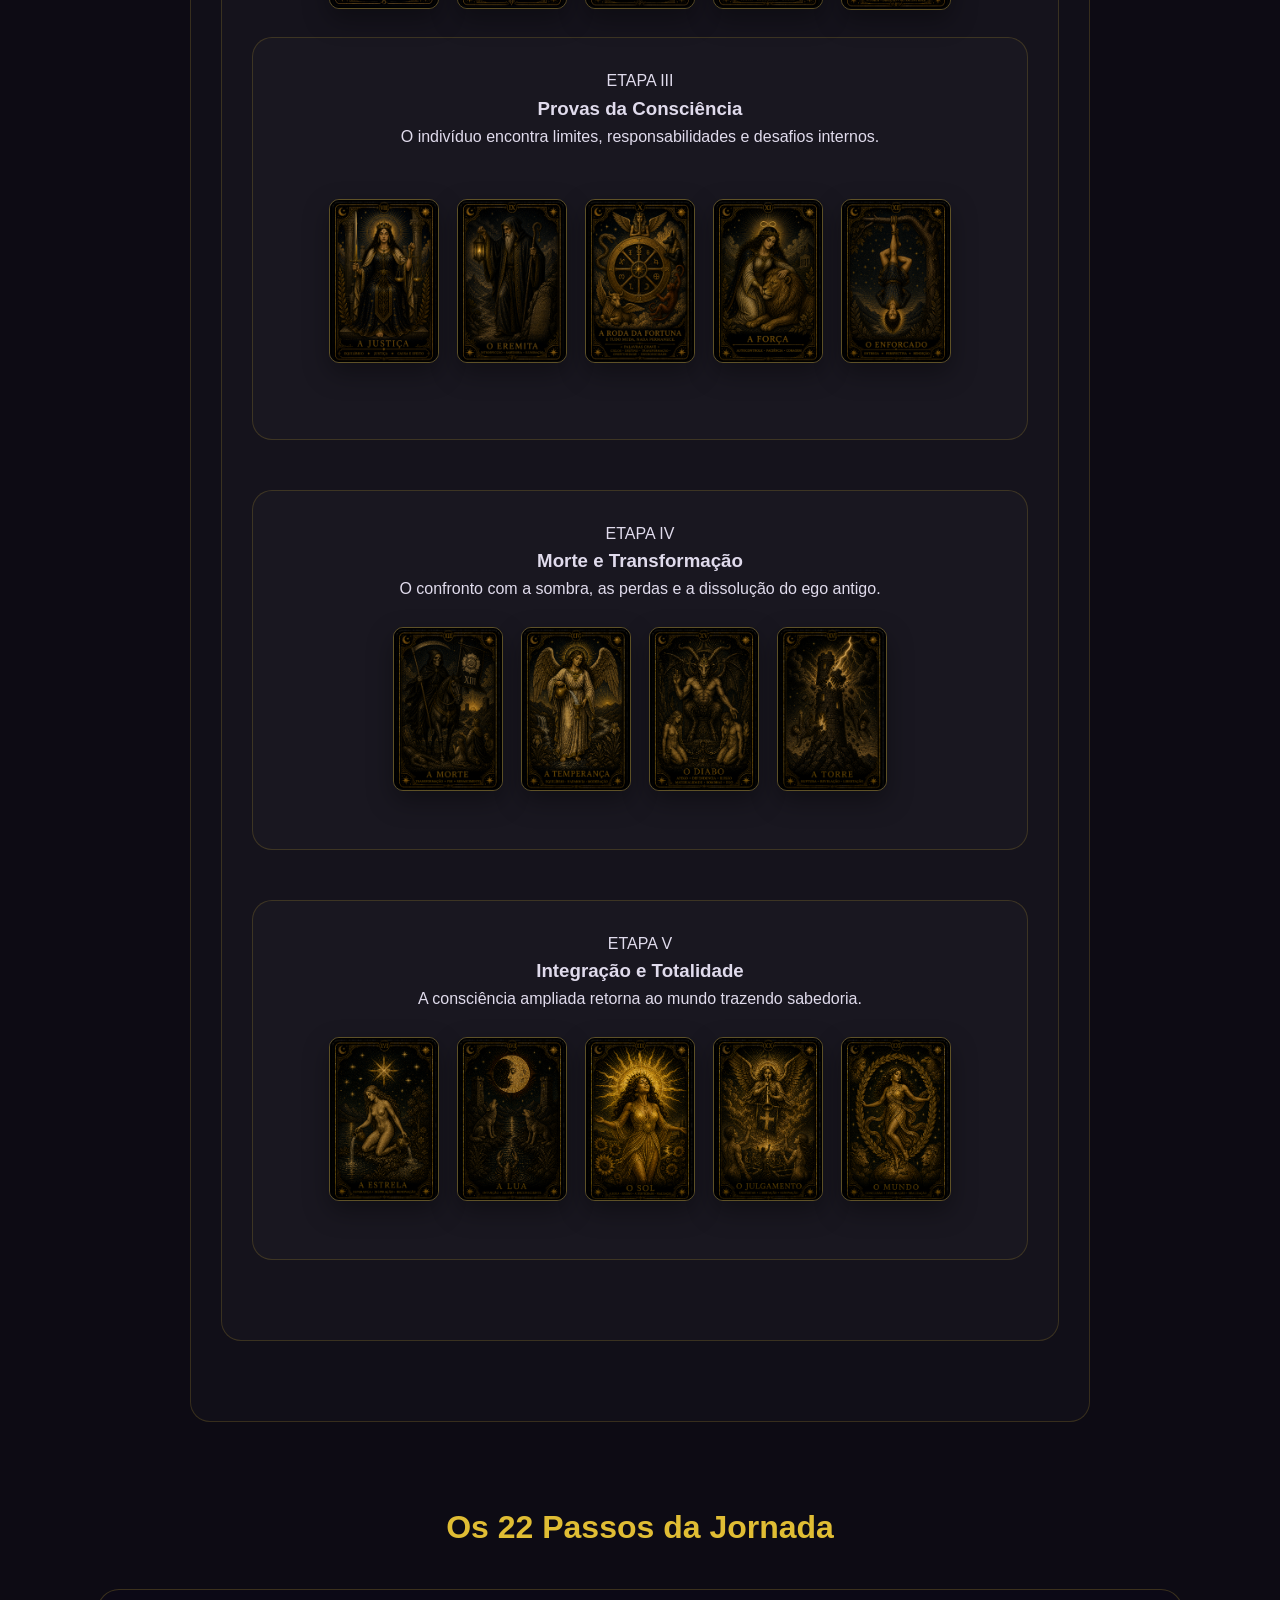
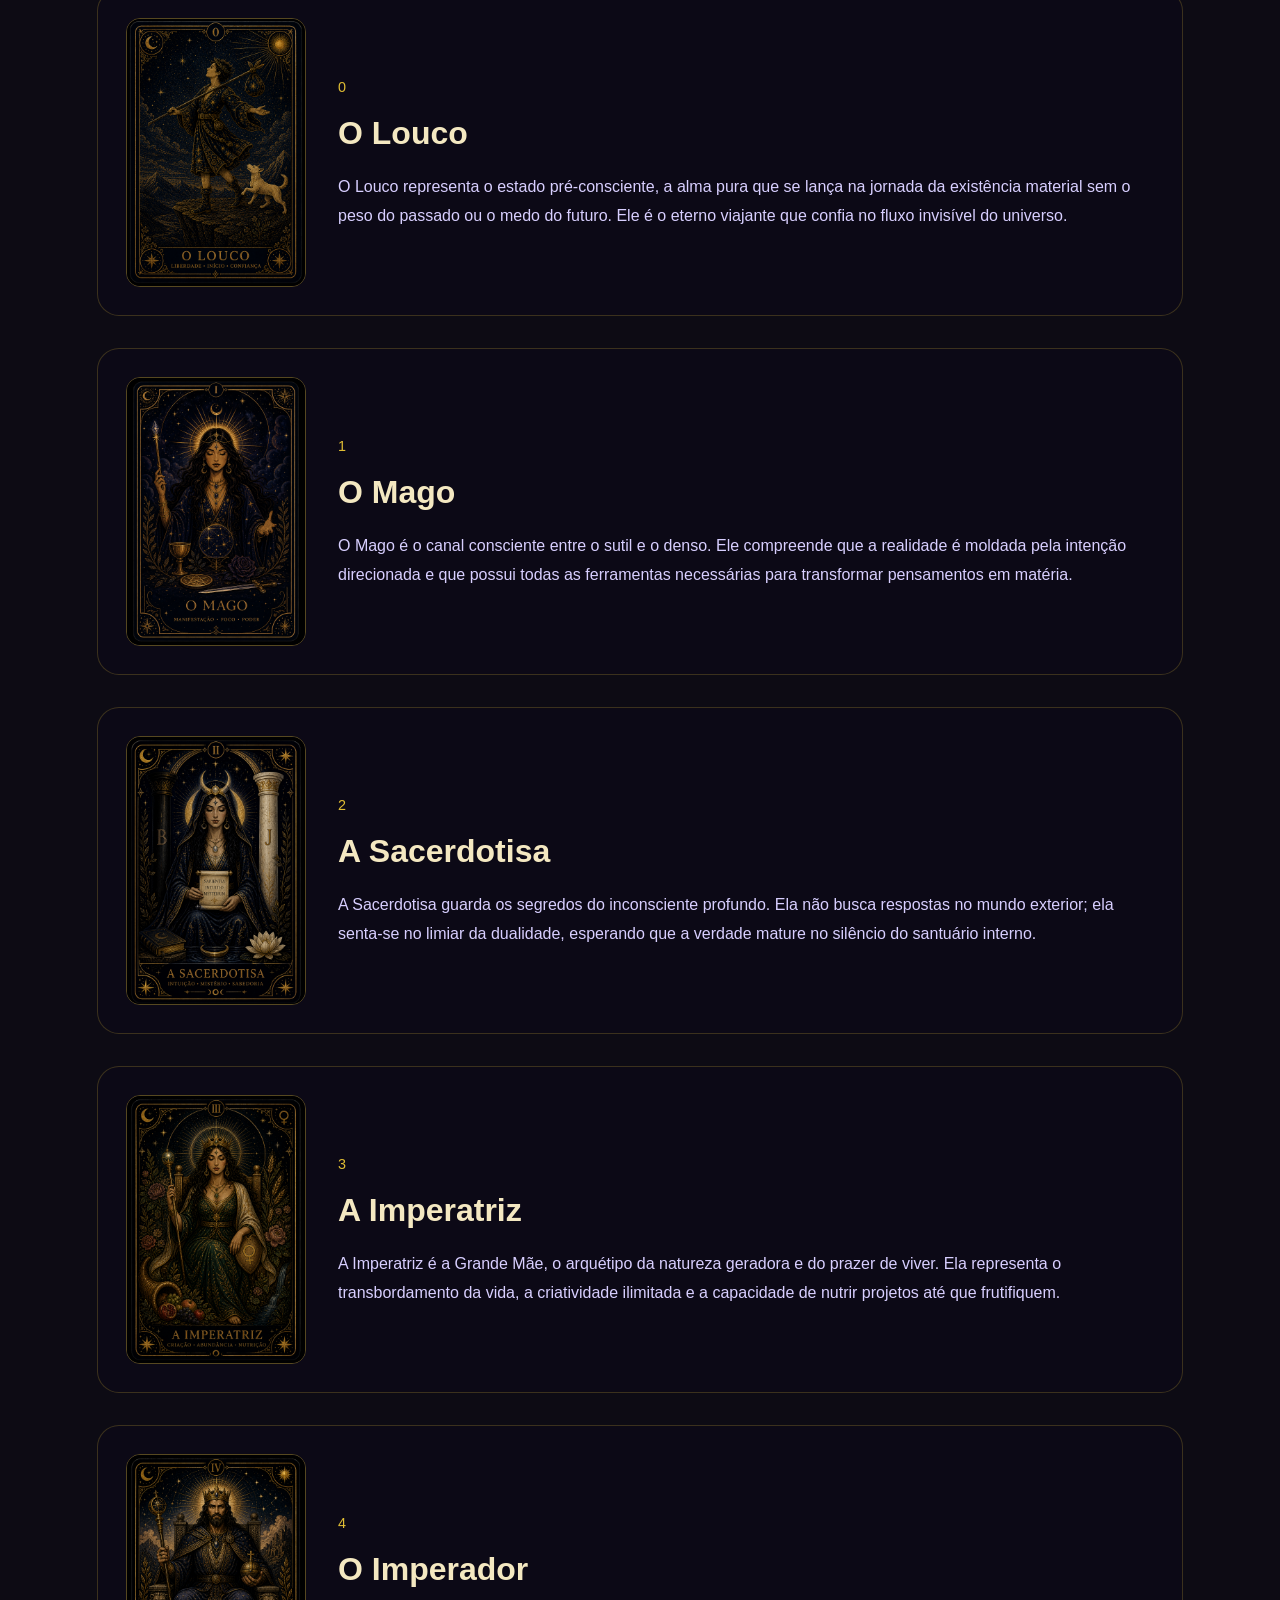
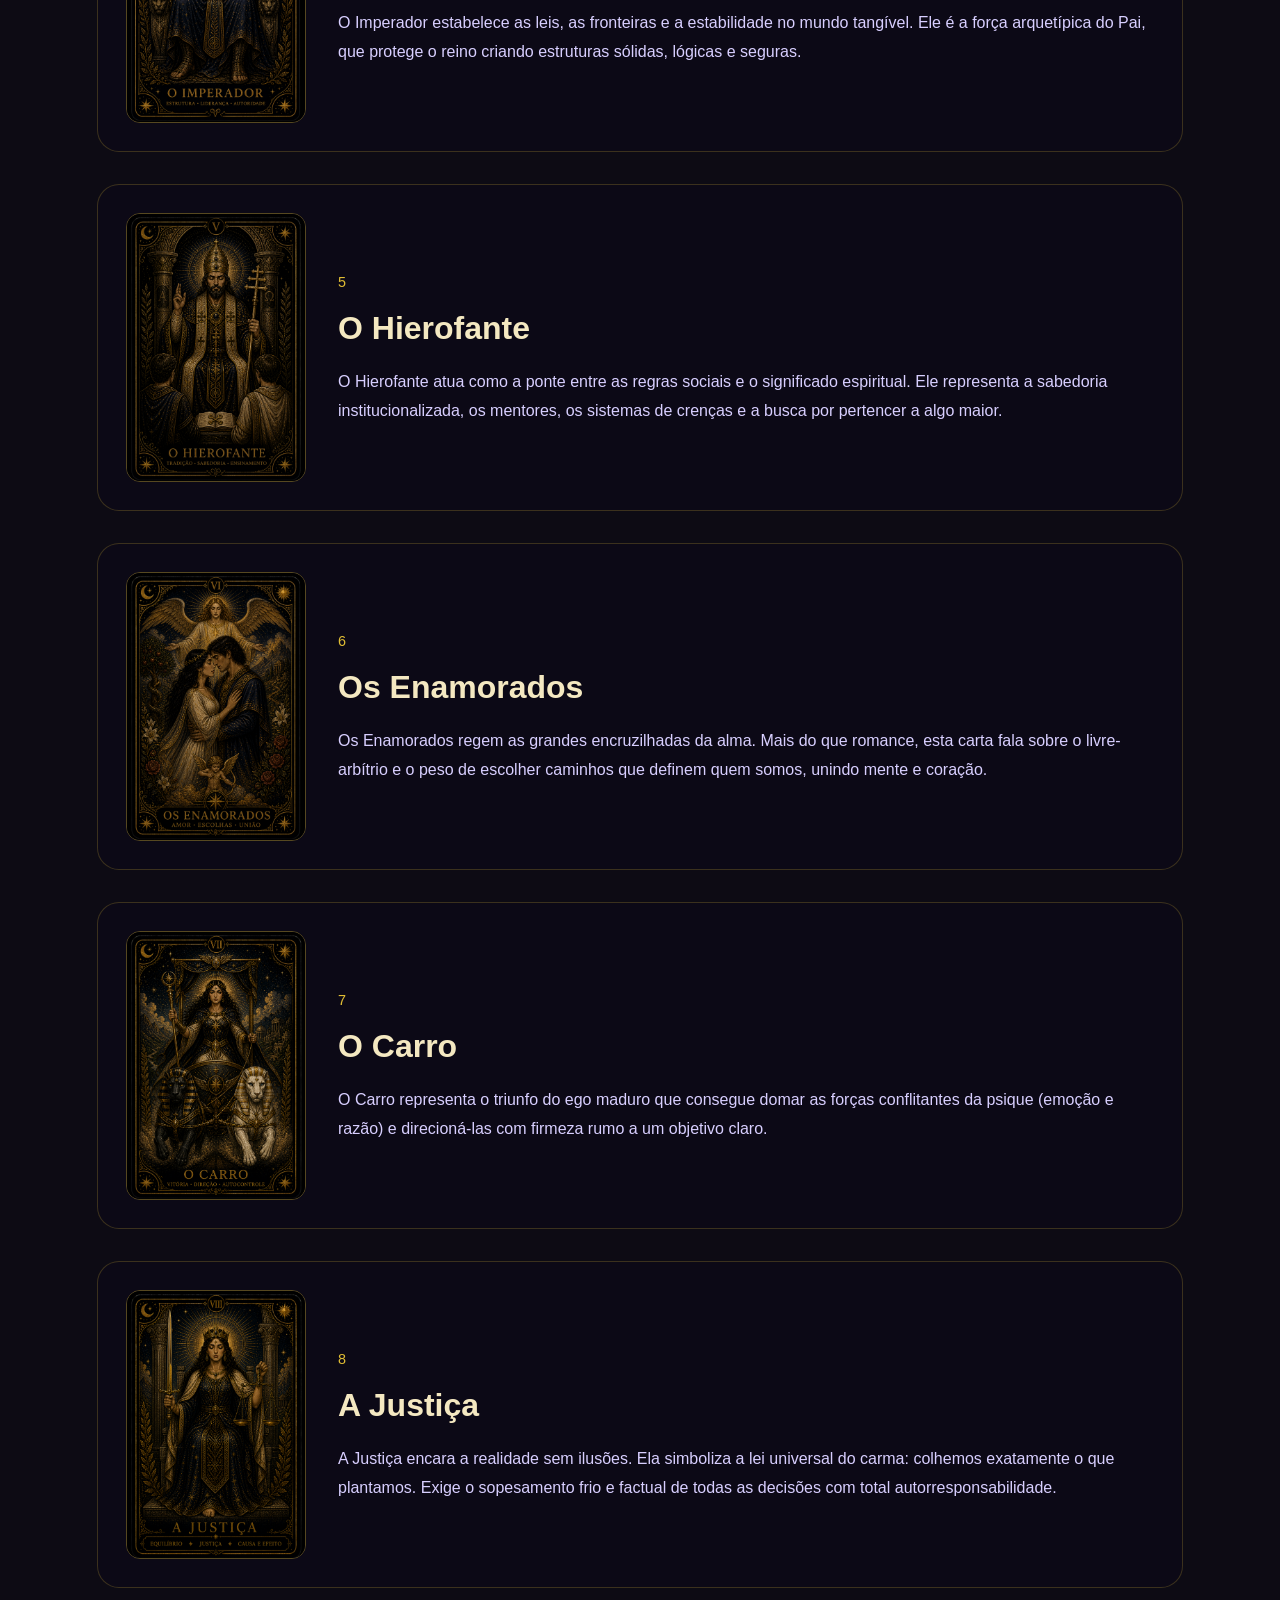
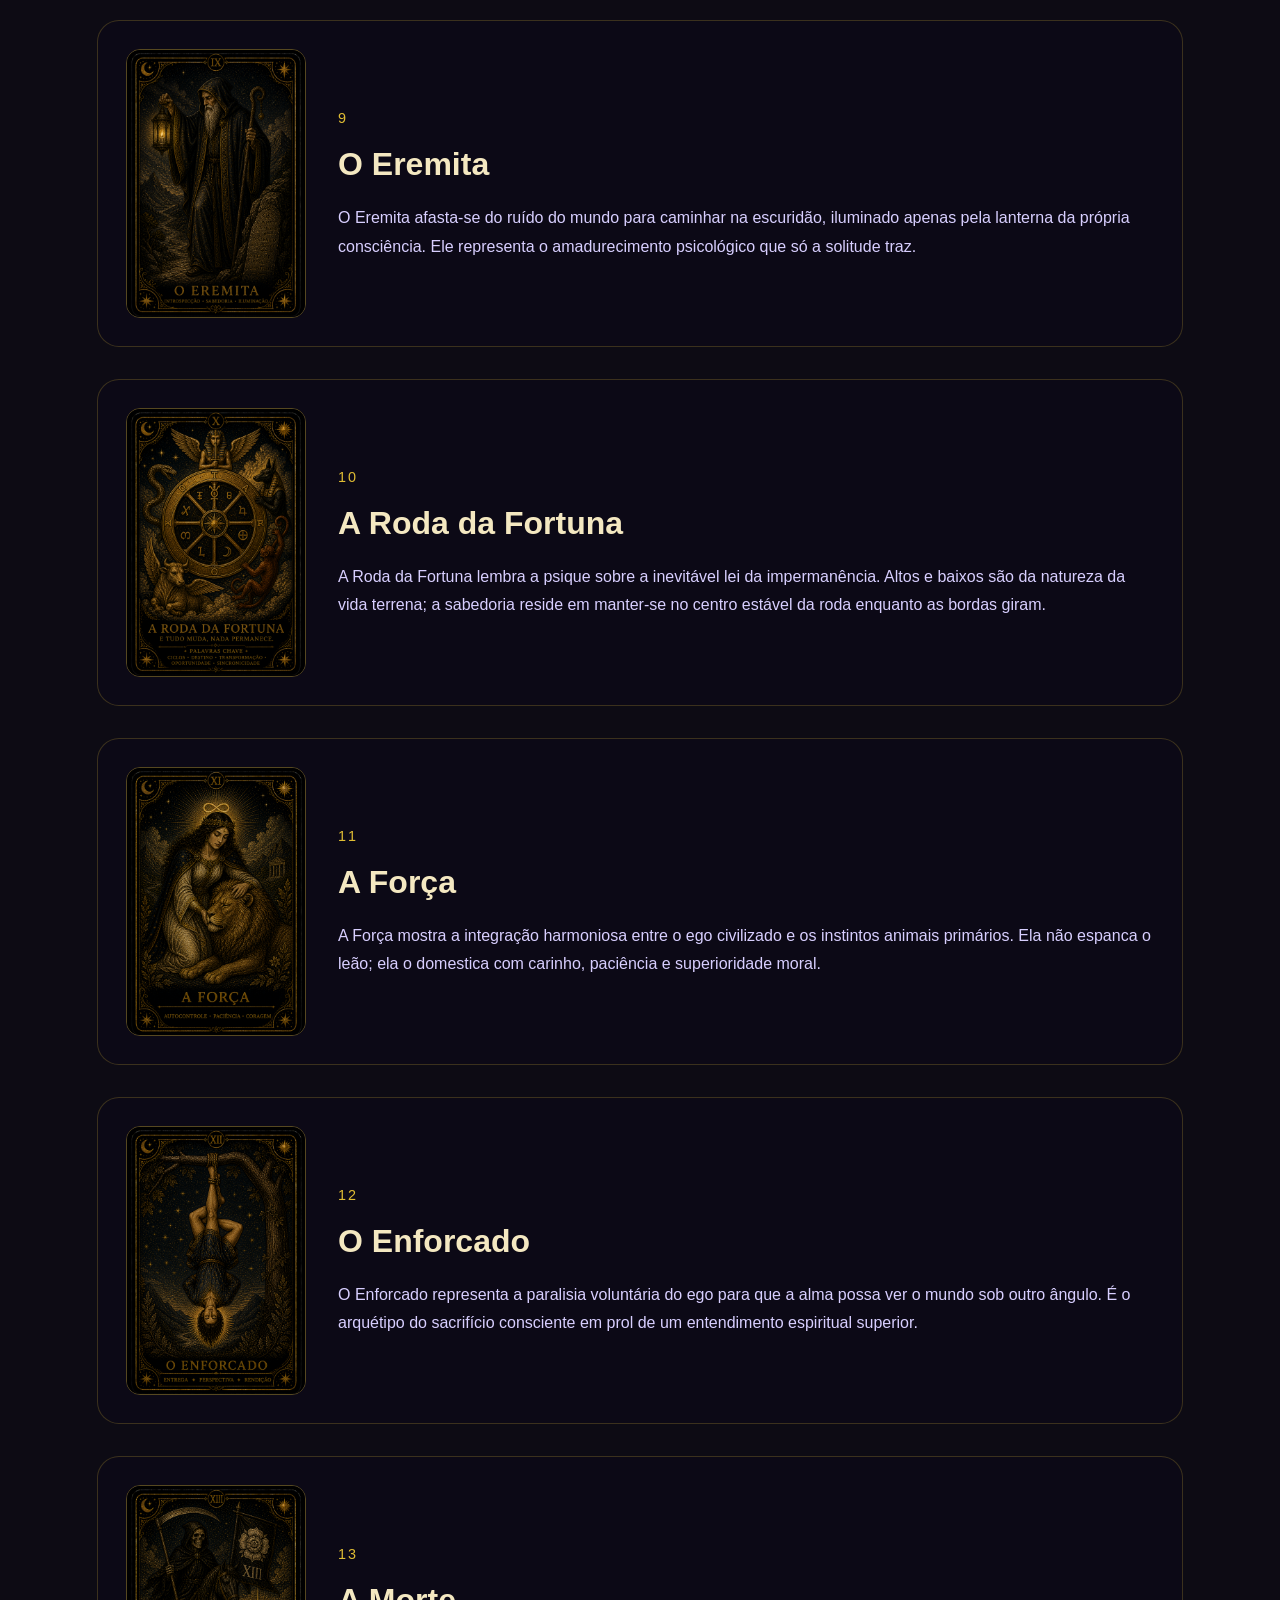
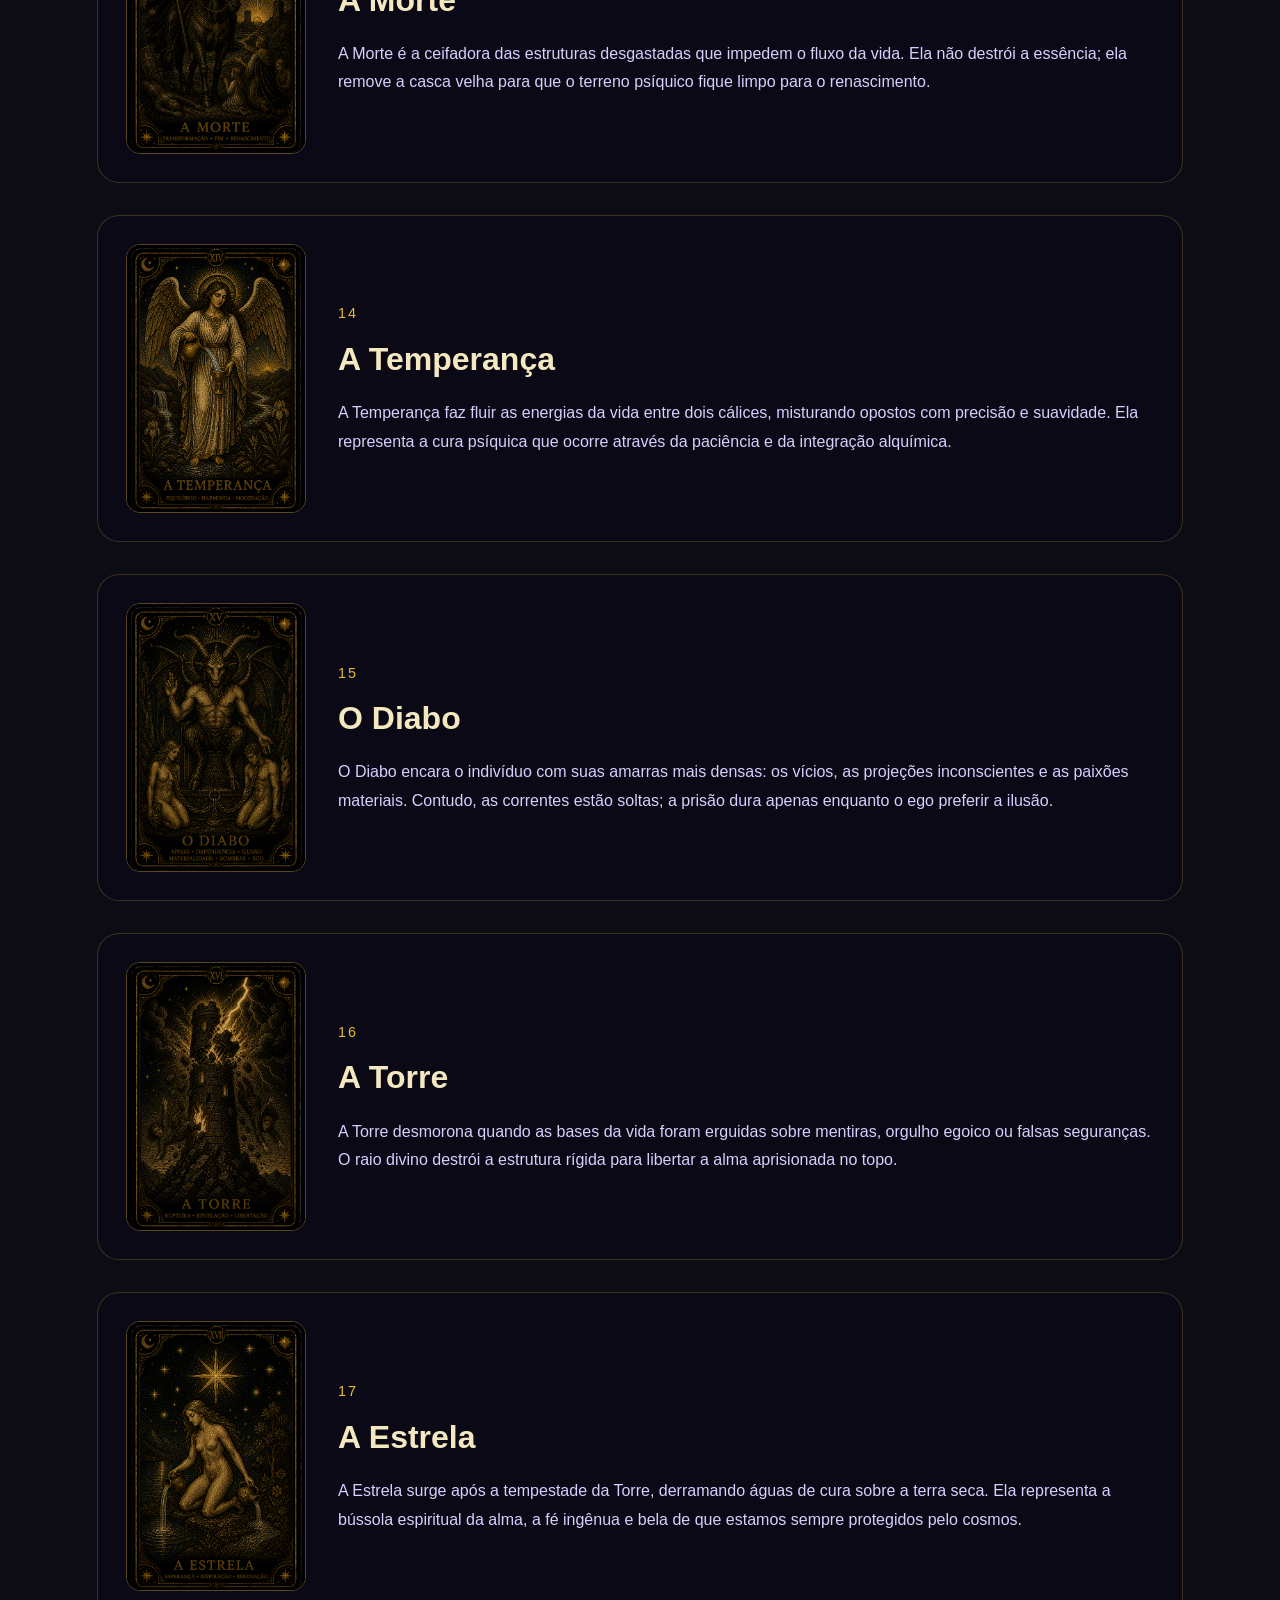
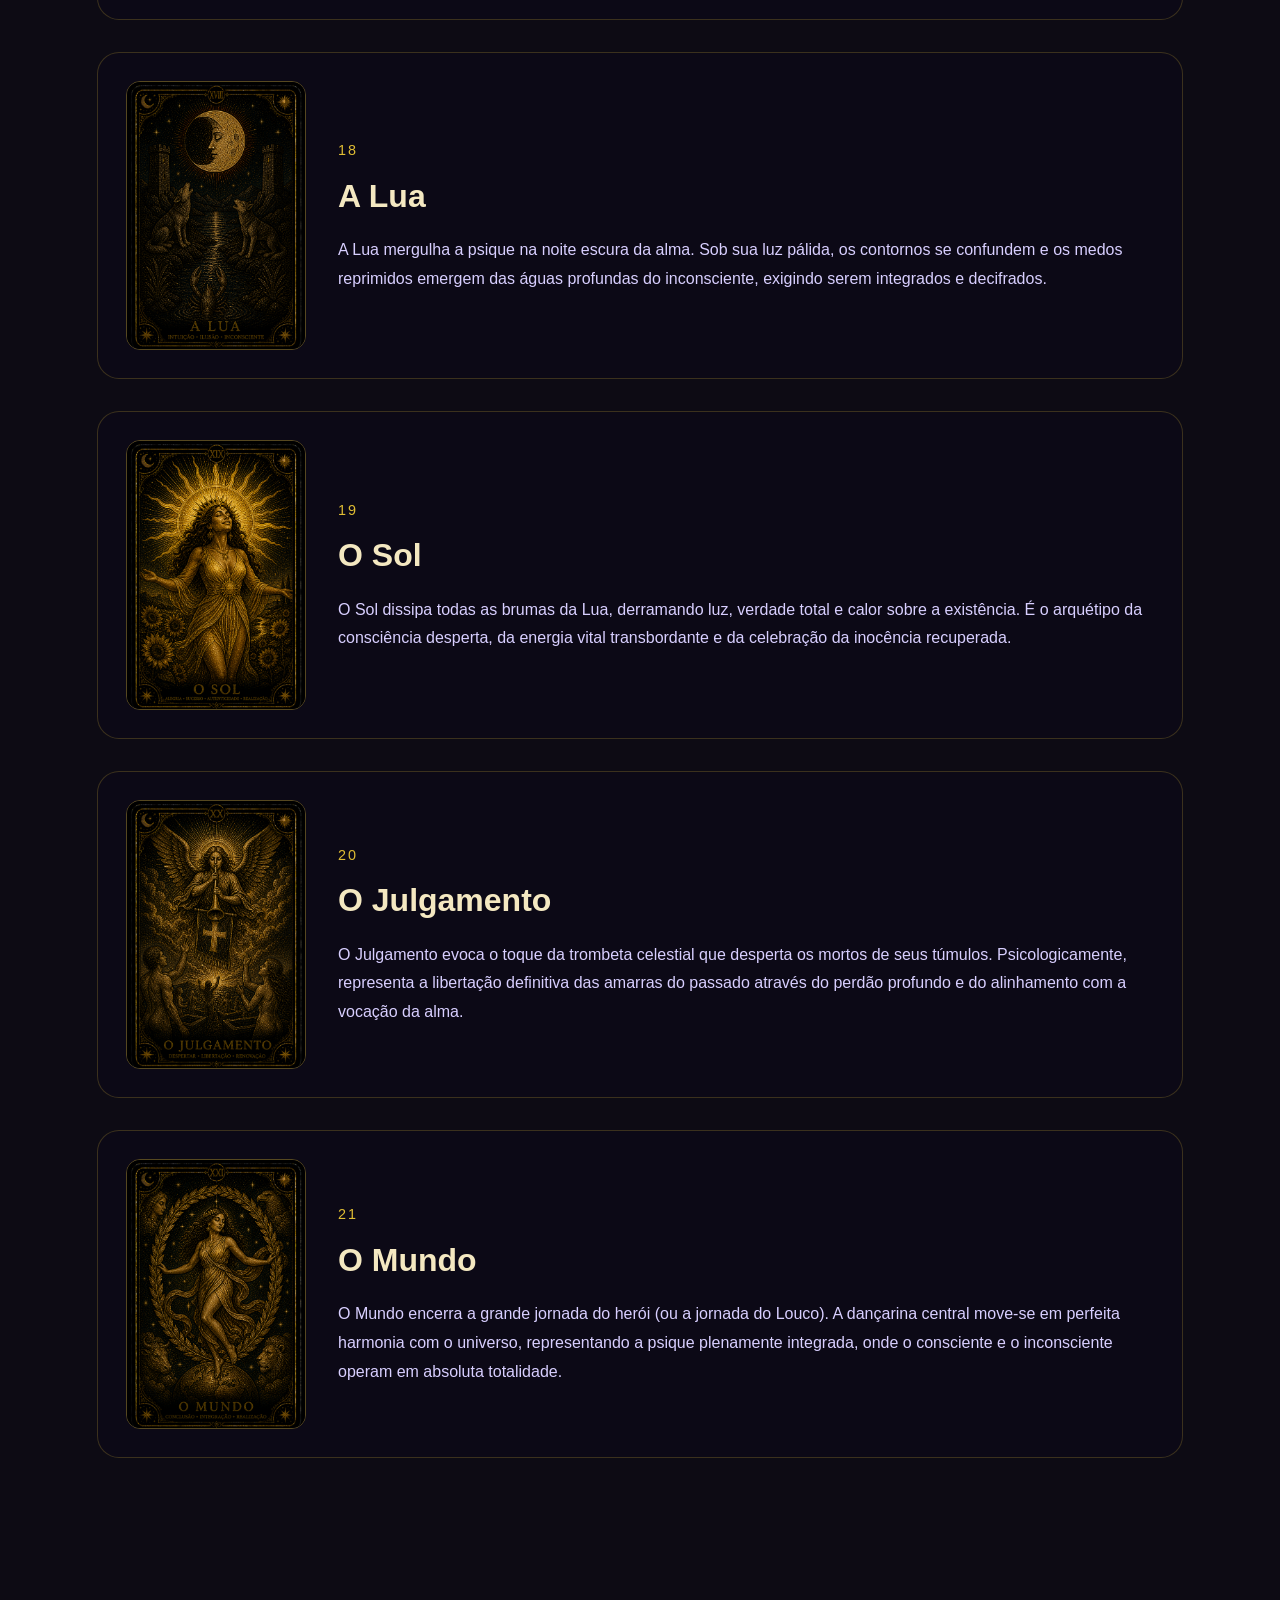
<file: jornada.html>
<!DOCTYPE html>
<html lang="pt-BR">
<head>
    <meta charset="UTF-8">
    <meta name="viewport" content="width=device-width, initial-scale=1.0">
    <title>A Jornada do Louco - Tarot para Si Mesmo</title>
    <link rel="stylesheet" href="style.css">
</head>
<body>

    <!-- BARRA SUPERIOR UNIVERSAL -->
    <header class="navbar">
        <div class="logo">
            TAROT
            <span>PARA SI MESMO</span>
        </div>
        <nav>
            <a href="index.html">Início</a>
            <a href="biblioteca.html">Biblioteca</a>
            <a href="jornada.html" class="active">Jornada do Louco</a>
            <a href="praticar.html">Praticar</a>
            <a href="quiz.html">Quiz</a>
            <a href="sobre.html">Sobre</a>
        </nav>
        <div class="nav-actions">
            <button class="btn-lua">🌙</button>
            <button class="btn-topo-destaque" id="btn-trigger-carta-dia">Carta do Dia</button>
        </div>
    </header>

<main class="pagina-jornada">

    <section class="jornada-hero">

        <div class="jornada-hero-texto">
            <span class="subtitulo-arcano">
                A narrativa simbólica dos Arcanos Maiores
            </span>

            <h1>A Jornada do Louco</h1>

            <p class="jornada-frase">
                A Jornada do Louco é uma metáfora para a jornada através da vida.
            </p>

            <p>
                A Jornada do Louco descreve a travessia simbólica dos 22 Arcanos Maiores.
                Em essência, ela se aproxima da Jornada do Herói: uma caminhada de iniciação,
                crise, transformação e retorno à totalidade.
            </p>

            <div class="jornada-citacao">
                <p>
                    Na leitura junguiana, o Louco pode ser compreendido como imagem da função
                    inferior: a parte desprezada da personalidade, mas também aquela que constrói
                    uma ponte com o inconsciente e carrega a chave secreta para a totalidade.
                </p>
            </div>
        </div>

        <div class="jornada-hero-card">
           <div class="jornada-hero-card">

    <img
        src="louco.png"
        alt="O Louco"
        class="jornada-louco-img"
    >

    <div class="jornada-louco-info">
      
    </div>

</div>
        </div>

    </section>
<section class="etapas-jornada">

    <h2>As Cinco Grandes Etapas da Jornada</h2>

    <div class="grid-etapas">

        <div class="etapa-card">
    <span>ETAPA I</span>

    <h3>Inocência e Potencial</h3>

    <p>
        O chamado para a aventura. O encontro com o desconhecido e com as
        possibilidades ainda não vividas.
    </p>

    <div class="mini-arcanos-etapa">
       <div class="mini-arcanos-etapa">

    <div class="mini-arcano">
        <img src="louco.png" alt="O Louco">
        <span>O Louco</span>
    </div>

    <div class="mini-arcano">
        <img src="mago.png" alt="O Mago">
        <span>O Mago</span>
    </div>

    <div class="mini-arcano">
        <img src="sacerdotisa.png" alt="A Sacerdotisa">
        <span>A Sacerdotisa</span>
    </div>

</div>
    </div>


        <div class="etapa-card">
            <span>ETAPA II</span>
            <h3>Construção do Ego</h3>
            <p>
                Formação da identidade, dos valores, vínculos, escolhas e direção.
            </p>
            <div class="mini-arcanos-etapa">

    <div class="mini-arcano">
        <img src="imperatriz.png" alt="A Imperatriz">
        <span>A Imperatriz</span>
    </div>

    <div class="mini-arcano">
        <img src="imperador.png" alt="O Imperador">
        <span>O Imperador</span>
    </div>

    <div class="mini-arcano">
        <img src="hierofante.png" alt="O Hierofante">
        <span>O Hierofante</span>
    </div>

    <div class="mini-arcano">
        <img src="enamorados.png" alt="Os Enamorados">
        <span>Os Enamorados</span>
    </div>

    <div class="mini-arcano">
        <img src="carro.png" alt="O Carro">
        <span>O Carro</span>
    </div>

</div>

        <div class="etapa-card">
            <span>ETAPA III</span>
            <h3>Provas da Consciência</h3>
            <p>
                O indivíduo encontra limites, responsabilidades e desafios internos.
            </p>
           <div class="mini-arcanos-etapa">

    <div class="mini-arcanos-etapa">

    <div class="mini-arcano">
        <img src="justica.png" alt="A Justiça">
        <span>A Justiça</span>
    </div>

    <div class="mini-arcano">
        <img src="eremita.png" alt="O Eremita">
        <span>O Eremita</span>
    </div>

    <div class="mini-arcano">
        <img src="rodafortuna.png" alt="A Roda da Fortuna">
        <span>A Roda da Fortuna</span>
    </div>

    <div class="mini-arcano">
        <img src="forca.png" alt="A Força">
        <span>A Força</span>
    </div>

    <div class="mini-arcano">
        <img src="pendurado.png" alt="O Enforcado">
        <span>O Enforcado</span>
    </div>

</div>

</div>
        </div>

        <div class="etapa-card">
            <span>ETAPA IV</span>
            <h3>Morte e Transformação</h3>
            <p>
                O confronto com a sombra, as perdas e a dissolução do ego antigo.
            </p>
           <div class="mini-arcanos-etapa">

    <div class="mini-arcano">
        <img src="morte.png" alt="A Morte">
        <span>A Morte</span>
    </div>

    <div class="mini-arcano">
        <img src="temperanca.png" alt="A Temperança">
        <span>A Temperança</span>
    </div>

    <div class="mini-arcano">
        <img src="diabo.png" alt="O Diabo">
        <span>O Diabo</span>
    </div>

    <div class="mini-arcano">
        <img src="torre.png" alt="A Torre">
        <span>A Torre</span>
    </div>

</div>
        </div>

        <div class="etapa-card">
            <span>ETAPA V</span>
            <h3>Integração e Totalidade</h3>
            <p>
                A consciência ampliada retorna ao mundo trazendo sabedoria.
            </p>
            <div class="mini-arcanos-etapa">

    <div class="mini-arcano">
        <img src="estrela.png" alt="A Estrela">
        <span>A Estrela</span>
    </div>

    <div class="mini-arcano">
        <img src="lua.png" alt="A Lua">
        <span>A Lua</span>
    </div>

    <div class="mini-arcano">
        <img src="sol.png" alt="O Sol">
        <span>O Sol</span>
    </div>

    <div class="mini-arcano">
        <img src="julgamento.png" alt="O Julgamento">
        <span>O Julgamento</span>
    </div>

    <div class="mini-arcano">
        <img src="mundo.png" alt="O Mundo">
        <span>O Mundo</span>
    </div>

</div>
        </div>

    </div>

</section>

<section class="timeline-jornada">

    <h2>Os 22 Passos da Jornada</h2>

    <div id="timeline-arcanos"></div>

</section>

    <!-- MODAL DA CARTA DO DIA -->
    <div id="modal-carta-dia" class="modal-overlay">
        <div class="modal-content painel-leitura">

            <button class="close-modal" id="btn-fechar-modal">✕</button>

            <span class="interpretacao-tag">
                🃏 MENSAGEM DO INCONSCIENTE
            </span>

            <h2 id="nome-carta-dia">
                Sua Carta do Dia
            </h2>

            <div class="layout-modal-carta">

                <div class="moldura-modal-foto"
                     id="foto-carta-dia">
                </div>

                <div class="texto-modal-info">
                    <p id="mensagem-carta-dia">
                        Carregando orientação...
                    </p>
                </div>

            </div>

        </div>
    </div>

    <script src="script.js"></script>
</body>
</html>
</file>
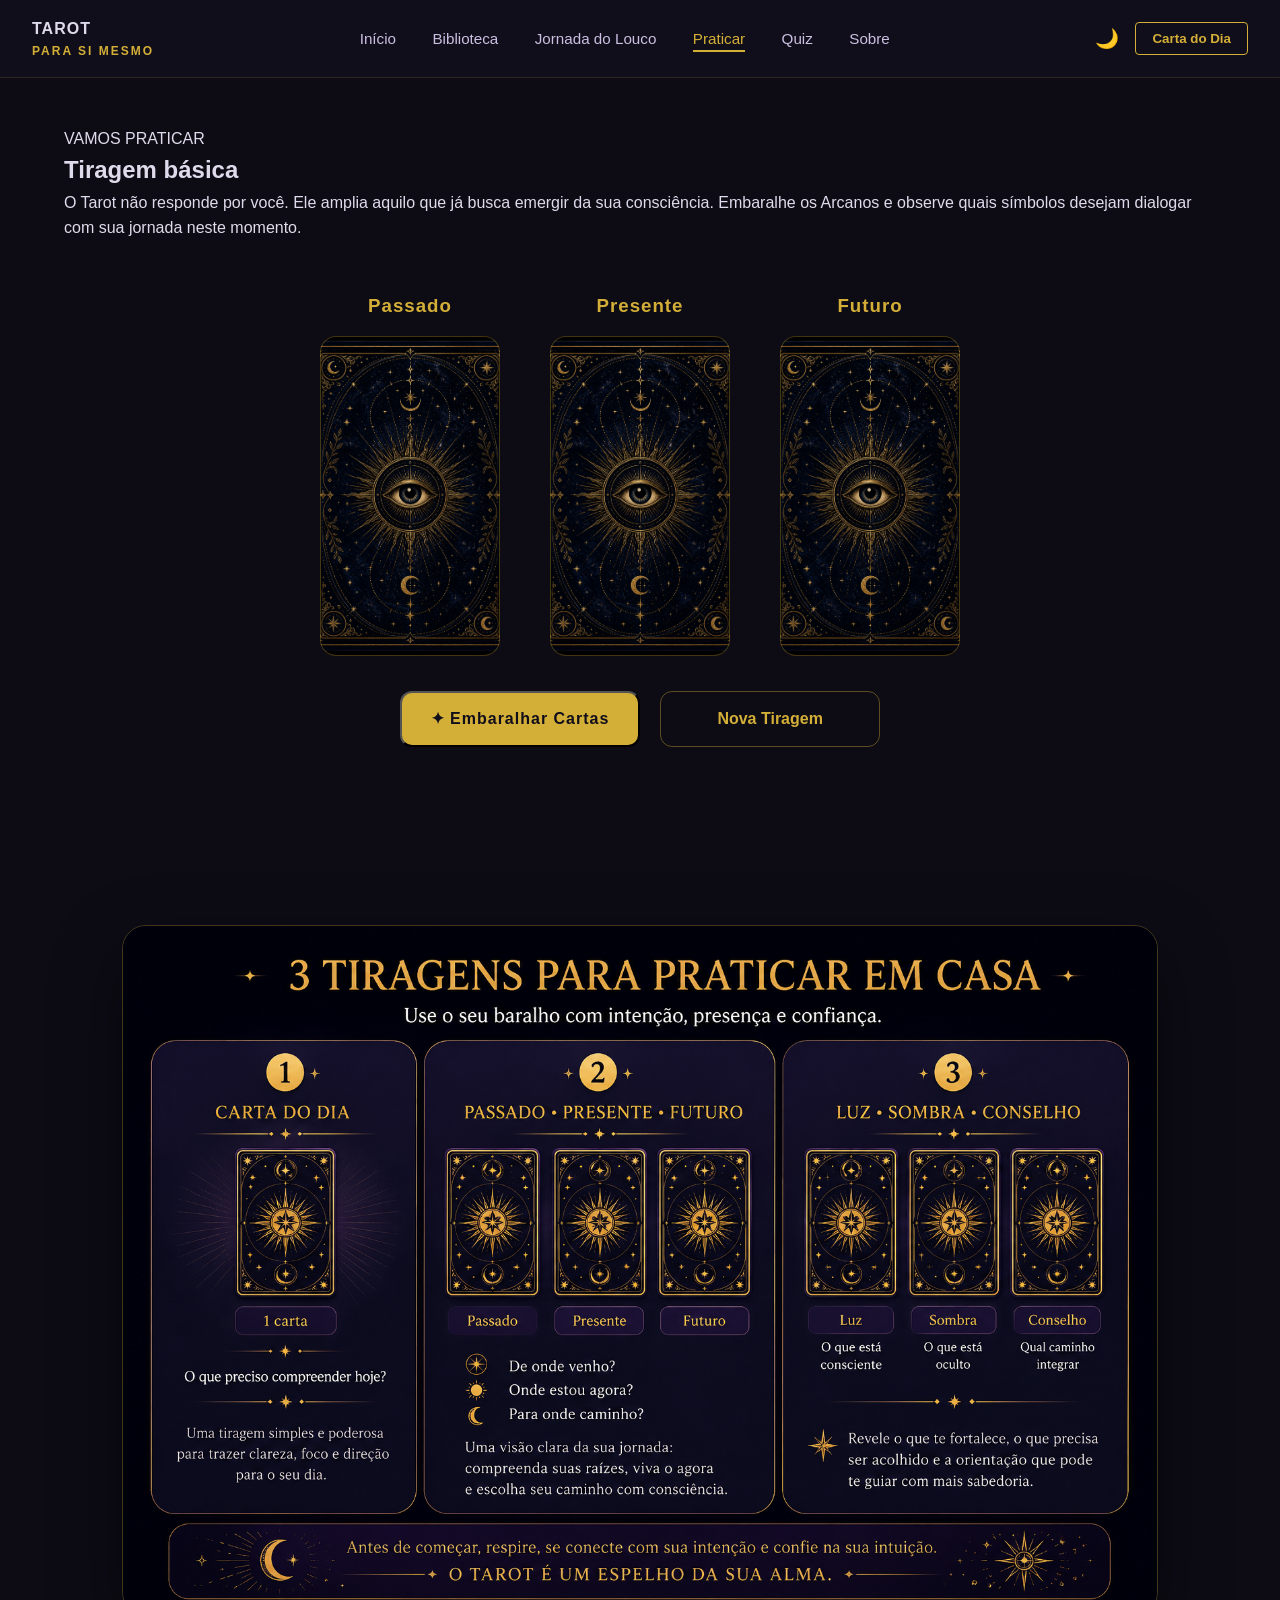
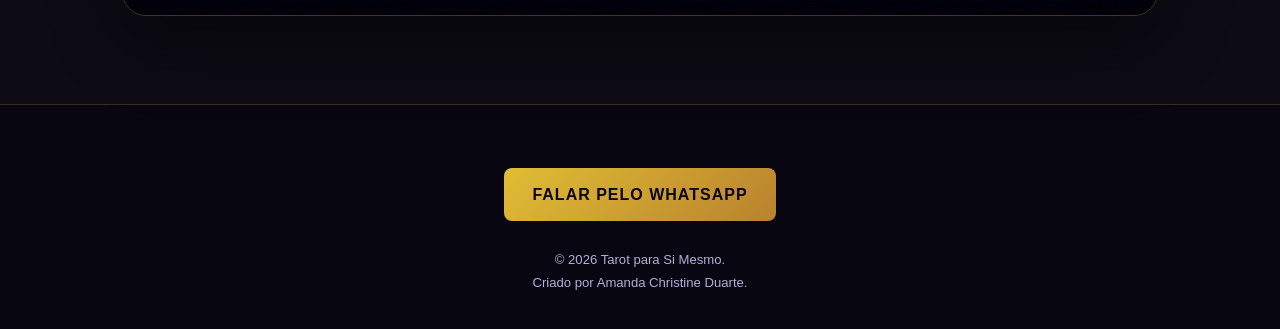
<file: praticar.html>
<!DOCTYPE html>
<html lang="pt-BR">
<head>
    <meta charset="UTF-8">
    <meta name="viewport" content="width=device-width, initial-scale=1.0">
    <title>Praticar - Tarot para Si Mesmo</title>
    <link rel="stylesheet" href="style.css">
</head>
<body>

<header class="navbar">
    <div class="logo">
        TAROT
        <span>PARA SI MESMO</span>
    </div>

    <nav>
        <a href="index.html">Início</a>
        <a href="biblioteca.html">Biblioteca</a>
        <a href="jornada.html">Jornada do Louco</a>
        <a href="praticar.html" class="active">Praticar</a>
        <a href="quiz.html">Quiz</a>
        <a href="sobre.html">Sobre</a>
    </nav>

    <div class="nav-actions">
        <button class="btn-lua">🌙</button>
        <button class="btn-topo-destaque" id="btn-trigger-carta-dia">
            Carta do Dia
        </button>
    </div>
</header>

<main class="dashboard-container-unico">

    <section class="hero-praticar">

        <span class="subtitulo-arcano">
            VAMOS PRATICAR
        </span>

        <h1>Tiragem básica</h1>

        <p>
           <p>
O Tarot não responde por você.
Ele amplia aquilo que já busca emergir da sua consciência.

Embaralhe os Arcanos e observe quais símbolos desejam dialogar com sua jornada neste momento.
</p>
        </p>

    </section>

    <section class="mesa-tarot">

        <div class="posicao-carta">
            <h3>Passado</h3>
            <div id="carta-passado" class="carta verso"></div>
        </div>

        <div class="posicao-carta">
            <h3>Presente</h3>
            <div id="carta-presente" class="carta verso"></div>
        </div>

        <div class="posicao-carta">
            <h3>Futuro</h3>
            <div id="carta-futuro" class="carta verso"></div>
        </div>

    </section>

    <div class="acoes-mesa">

        <button id="btn-embaralhar"
                class="btn-hero-ouro">
            ✦ Embaralhar Cartas
        </button>

        <button id="btn-nova-tiragem"
                class="btn-hero-transparente">
            Nova Tiragem
        </button>

    </div>

    <section id="painel-leitura"
             class="painel-leitura-pratica"
             style="display:none;">

        <h2 id="nome-carta-revelada"></h2>

        <div id="texto-reflexao"></div>

        <div id="container-tags"></div>

    </section>

</main>

<section class="secao-tiragens-casa">
    <img 
        src="tiragens-praticar.png" 
        alt="Três tiragens simples para praticar Tarot em casa"
        class="img-tiragens-praticar"
    >
</section>

<footer class="footer-global">
    <div class="footer-conteudo">

        <a href="https://api.whatsapp.com/message/3FDGRERCRU43B1?autoload=1&app_absent=0&utm_source=ig"
           target="_blank"
           class="btn-footer-whatsapp">
            Falar pelo WhatsApp
        </a>

        <p class="footer-copy">
            © 2026 Tarot para Si Mesmo.
            <br>
            Criado por Amanda Christine Duarte.
        </p>

    </div>
</footer>

<!-- MODAL CARTA DO DIA -->
<div id="modal-carta-dia" class="modal-overlay">
    <div class="modal-content painel-leitura">

        <button class="close-modal" id="btn-fechar-modal">✕</button>

        <span class="interpretacao-tag">
            🃏 MENSAGEM DO INCONSCIENTE
        </span>

        <h2 id="nome-carta-dia">
            Sua Carta do Dia
        </h2>

        <div class="layout-modal-carta">

            <div class="moldura-modal-foto"
                 id="foto-carta-dia">
            </div>

            <div class="texto-modal-info">
                <p id="mensagem-carta-dia">
                    Carregando orientação...
                </p>
            </div>

        </div>

    </div>
</div>

<script src="script.js"></script>

</body>
</html>
</file>
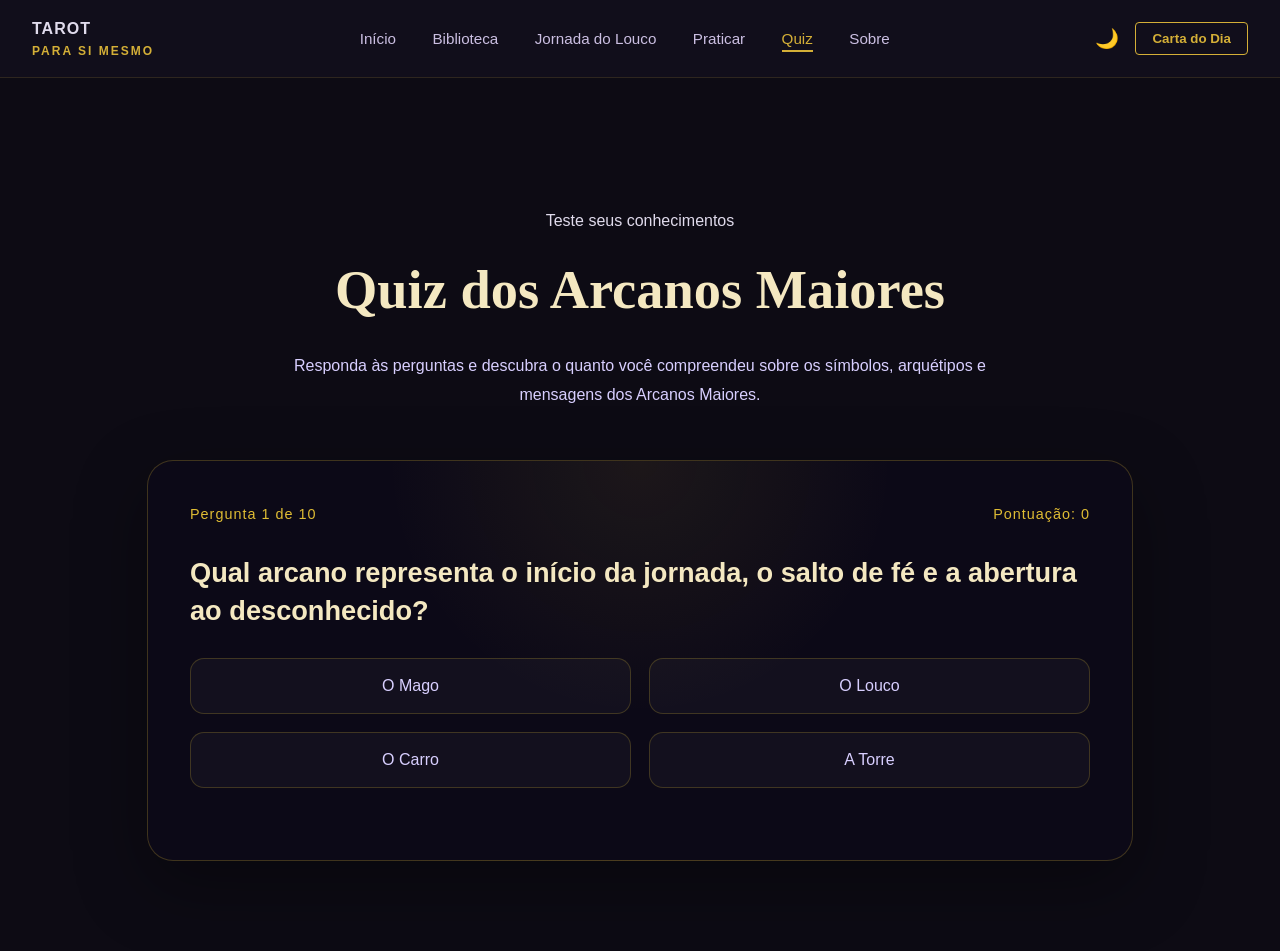
<file: quiz.html>
<!DOCTYPE html>
<html lang="pt-BR">
<head>
    <meta charset="UTF-8">
    <meta name="viewport" content="width=device-width, initial-scale=1.0">
    <title>Quiz - Tarot para Si Mesmo</title>
    <link rel="stylesheet" href="style.css">
</head>
<body>

<header class="navbar">
    <div class="logo">
        TAROT
        <span>PARA SI MESMO</span>
    </div>

    <nav>
        <a href="index.html">Início</a>
        <a href="biblioteca.html">Biblioteca</a>
        <a href="jornada.html">Jornada do Louco</a>
        <a href="praticar.html">Praticar</a>
        <a href="quiz.html" class="active">Quiz</a>
        <a href="sobre.html">Sobre</a>
    </nav>

    <div class="nav-actions">
        <button class="btn-lua">🌙</button>
        <button class="btn-topo-destaque" id="btn-trigger-carta-dia">Carta do Dia</button>
    </div>
</header>

<main class="pagina-quiz">

    <section class="quiz-hero">
        <span class="subtitulo-arcano">Teste seus conhecimentos</span>
        <h1>Quiz dos Arcanos Maiores</h1>
        <p>
            Responda às perguntas e descubra o quanto você compreendeu sobre os símbolos,
            arquétipos e mensagens dos Arcanos Maiores.
        </p>
    </section>

    <section class="quiz-card">

        <div class="quiz-topo">
            <span id="quiz-progresso">Pergunta 1 de 10</span>
            <span id="quiz-pontuacao">Pontuação: 0</span>
        </div>

        <h2 id="quiz-pergunta">Carregando pergunta...</h2>

        <div id="quiz-opcoes" class="quiz-opcoes"></div>

        <button id="btn-proxima-pergunta" class="btn-hero-ouro" style="display:none;">
            Próxima Pergunta
        </button>

        <div id="quiz-resultado" class="quiz-resultado" style="display:none;"></div>

    </section>

</main>

<!-- MODAL DA CARTA DO DIA -->
<div id="modal-carta-dia" class="modal-overlay">
    <div class="modal-content painel-leitura">
        <button class="close-modal" id="btn-fechar-modal">✕</button>

        <span class="interpretacao-tag">🃏 MENSAGEM DO INCONSCIENTE</span>

        <h2 id="nome-carta-dia">Sua Carta do Dia</h2>

        <div class="layout-modal-carta">
            <div class="moldura-modal-foto" id="foto-carta-dia"></div>

            <div class="texto-modal-info">
                <p id="mensagem-carta-dia">Carregando orientação...</p>
            </div>
        </div>
    </div>
</div>

<script src="script.js"></script>
</body>
</html>
</file>
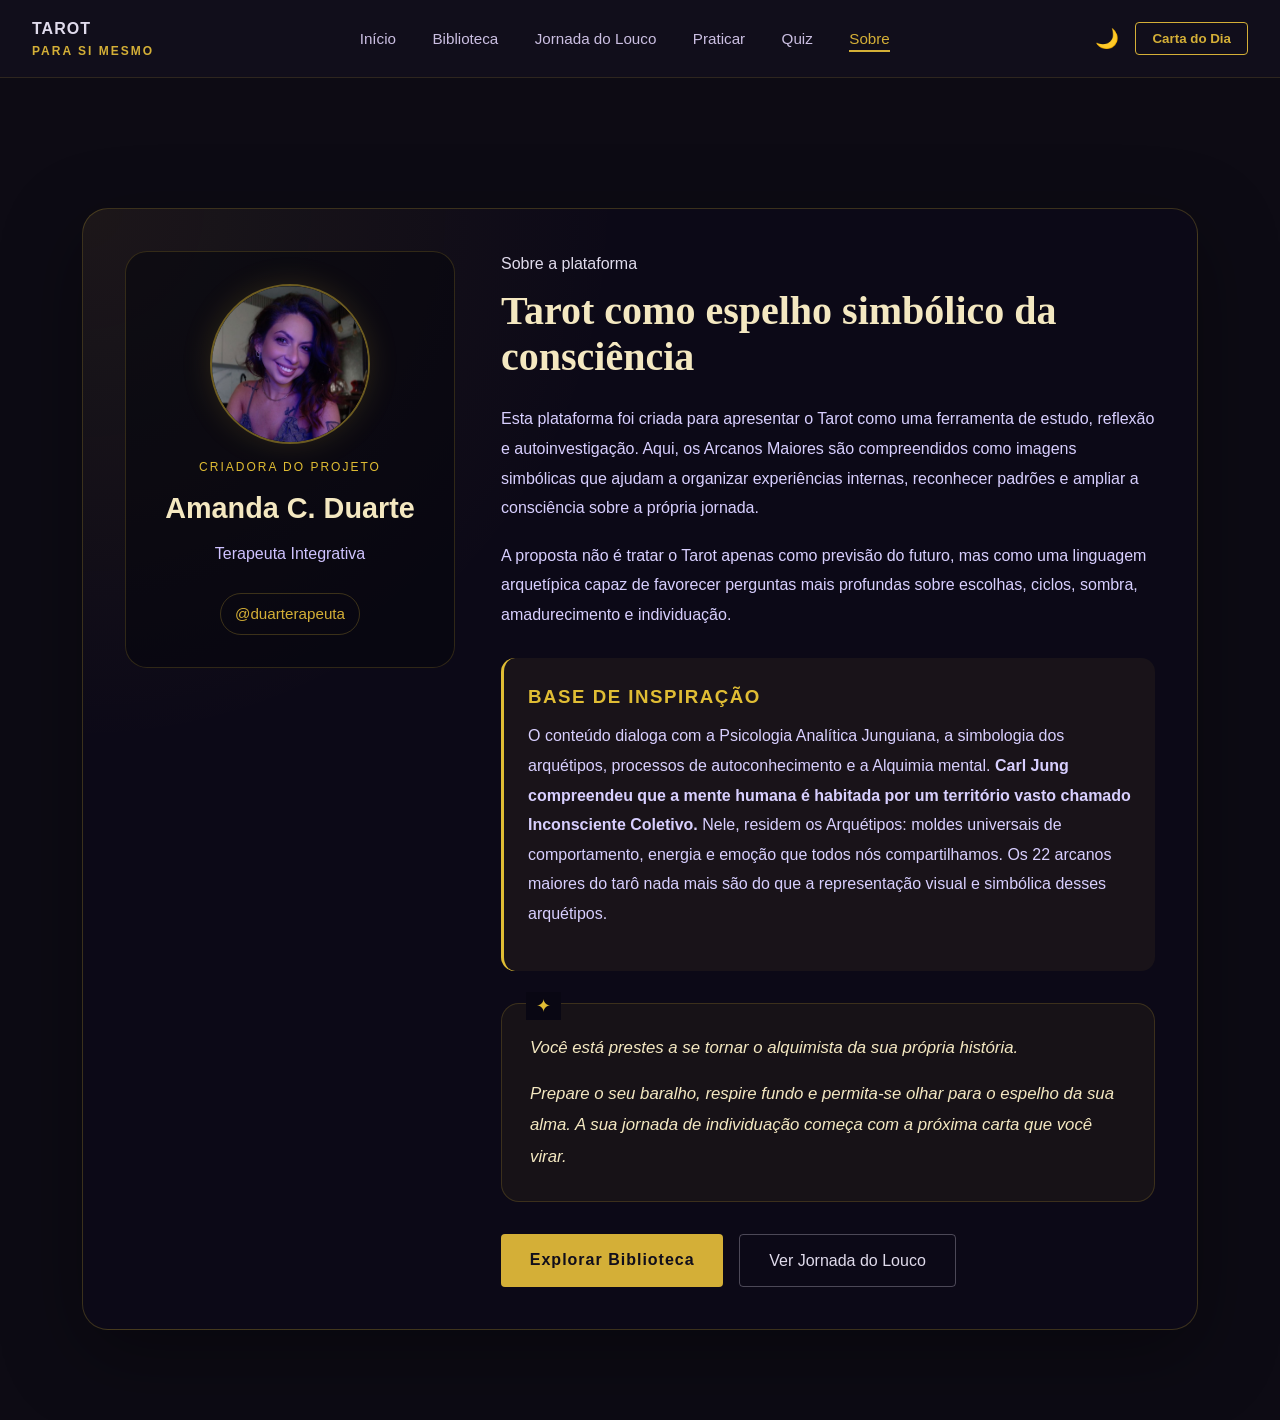
<file: sobre.html>
<!DOCTYPE html>
<html lang="pt-BR">
<head>
    <meta charset="UTF-8">
    <meta name="viewport" content="width=device-width, initial-scale=1.0">

    <title>Tarot para Si Mesmo - Sobre</title>

    <link rel="stylesheet"
          href="https://cdnjs.cloudflare.com/ajax/libs/font-awesome/6.5.1/css/all.min.css">

    <link rel="stylesheet" href="style.css">
</head>
<body>

<header class="navbar">
    <div class="logo">
        TAROT
        <span>PARA SI MESMO</span>
    </div>

    <nav>
        <a href="index.html">Início</a>
        <a href="biblioteca.html">Biblioteca</a>
        <a href="jornada.html">Jornada do Louco</a>
        <a href="praticar.html">Praticar</a>
        <a href="quiz.html">Quiz</a>
        <a href="sobre.html" class="active">Sobre</a>
    </nav>

    <div class="nav-actions">
        <button class="btn-lua">🌙</button>
        <button class="btn-topo-destaque" id="btn-trigger-carta-dia">Carta do Dia</button>
    </div>
</header>

<main class="pagina-sobre">
    <section class="sobre-card">

        <div class="sobre-perfil">
            <div class="circulo-foto">
    <img src="amanda.jpg" alt="Amanda Christine Duarte">
</div>
            <span class="sobre-etiqueta">Criadora do projeto</span>
            <h1>Amanda C. Duarte</h1>
            <p>Terapeuta Integrativa</p>
            <a href="https://instagram.com/duarterapeuta"
   target="_blank"
   class="instagram-sobre">

    @duarterapeuta

</a>
        </div>

        <div class="sobre-conteudo">
            <span class="subtitulo-arcano">Sobre a plataforma</span>

            <h2>Tarot como espelho simbólico da consciência</h2>

            <p>
                Esta plataforma foi criada para apresentar o Tarot como uma ferramenta de estudo,
                reflexão e autoinvestigação. Aqui, os Arcanos Maiores são compreendidos como imagens
                simbólicas que ajudam a organizar experiências internas, reconhecer padrões e ampliar
                a consciência sobre a própria jornada.
            </p>

            <p>
                A proposta não é tratar o Tarot apenas como previsão do futuro, mas como uma linguagem
                arquetípica capaz de favorecer perguntas mais profundas sobre escolhas, ciclos,
                sombra, amadurecimento e individuação.
            </p>

            <div class="sobre-destaque">
                <h3>Base de inspiração</h3>
                <p>
                    O conteúdo dialoga com a Psicologia Analítica Junguiana, a simbologia dos arquétipos,
                    processos de autoconhecimento e a Alquimia mental.<b>
                    Carl Jung compreendeu que a mente humana é habitada por um território vasto chamado Inconsciente Coletivo. 
                   </b> Nele, residem os Arquétipos: moldes universais de comportamento, energia e emoção que todos nós compartilhamos.
                    Os 22 arcanos maiores do tarô nada mais são do que a representação visual e simbólica desses arquétipos. 
                
                </p>
            </div>
           
            <div class="sobre-reflexao-final">

    <p>
        Você está prestes a se tornar o alquimista da sua própria história.
    </p>

    <p>
        Prepare o seu baralho, respire fundo e permita-se olhar para o espelho da sua alma.
        A sua jornada de individuação começa com a próxima carta que você virar.
    </p>

</div>
            <div class="sobre-botoes">
                <a href="biblioteca.html" class="btn-hero-ouro">Explorar Biblioteca</a>
                <a href="jornada.html" class="btn-hero-transparente">Ver Jornada do Louco</a>
            </div>
        </div>

    </section>
</main>

<!-- MODAL DA CARTA DO DIA -->
<div id="modal-carta-dia" class="modal-overlay">
    <div class="modal-content painel-leitura">

        <button class="close-modal" id="btn-fechar-modal">✕</button>

        <span class="interpretacao-tag">
            🃏 MENSAGEM DO INCONSCIENTE
        </span>

        <h2 id="nome-carta-dia">
            Sua Carta do Dia
        </h2>

        <div class="layout-modal-carta">

            <div class="moldura-modal-foto" id="foto-carta-dia"></div>

            <div class="texto-modal-info">
                <p id="mensagem-carta-dia">
                    Carregando orientação...
                </p>
            </div>

        </div>

    </div>
</div>

<script src="script.js"></script>
</body>
</html>
</file>
<file: style.css>
/* ==========================================================================
   1. CONFIGURAÇÕES GERAIS, PALETA CÓSMICA E RESETS
   ========================================================================== */
* {
    margin: 0;
    padding: 0;
    box-sizing: border-box;
}

body {
    background-color: #0d0b14; /* Roxo espacial bem escuro */
    color: #e0dbec;
    font-family: 'Segoe UI', Roboto, Helvetica, Arial, sans-serif;
    line-height: 1.6;
}

/* Container padrão para centralizar elementos */
.container {
    max-width: 1200px;
    margin: 0 auto;
    padding: 0 1rem;
}

/* ==========================================================================
   2. BARRA SUPERIOR UNIVERSAL (NAVBAR)
   ========================================================================== */
.navbar {
    display: flex;
    justify-content: space-between;
    align-items: center;
    padding: 1rem 2rem;
    background-color: #110e1b;
    border-bottom: 1px solid rgba(212, 175, 55, 0.15);
    position: sticky;
    top: 0;
    z-index: 100;
}

.logo {
    color: #e0dbec;
    font-weight: bold;
    letter-spacing: 1px;
}

.logo span {
    display: block;
    font-size: 0.75rem;
    color: #d4af37; /* Dourado místico */
    letter-spacing: 2px;
}

.navbar nav a {
    color: #cbbfe2;
    text-decoration: none;
    margin: 0 1rem;
    font-size: 0.95rem;
    transition: color 0.3s ease;
}

.navbar nav a:hover, .navbar nav a.active {
    color: #d4af37;
    border-bottom: 2px solid #d4af37;
    padding-bottom: 0.2rem;
}

.nav-actions {
    display: flex;
    align-items: center;
    gap: 1rem;
}

.btn-lua {
    background: transparent;
    border: none;
    color: #e0dbec;
    font-size: 1.2rem;
    cursor: pointer;
}

.btn-topo-destaque {
    background-color: transparent;
    border: 1px solid #d4af37;
    color: #d4af37;
    padding: 0.5rem 1rem;
    border-radius: 4px;
    cursor: pointer;
    font-weight: 600;
    transition: all 0.3s ease;
}

.btn-topo-destaque:hover {
    background-color: #d4af37;
    color: #110e1b;
}

/* ==========================================================================
   3. ESTRUTURA DO CONTEÚDO PRINCIPAL (DASHBOARD)
   ========================================================================== */
.dashboard-container-unico {
    max-width: 1200px;
    margin: 0 auto;
    padding: 3rem 1.5rem;
}

/* Layout Hero da Página Inicial */
.layout-hero-novo {
    display: flex;
    align-items: center;
    justify-content: space-between;
    gap: 3rem;
    margin-bottom: 4rem;
}

.hero-texto-novo {
    flex: 1;
}

.hero-texto-novo h1 {
    font-size: 2.8rem;
    color: #d4af37;
    line-height: 1.2;
    margin-bottom: 1rem;
    text-transform: uppercase;
    letter-spacing: 2px;
    text-align: left;
    text-shadow: 0 0 10px rgba(212, 175, 55, 0.2);
}

.tagline-principal {
    font-size: 1.3rem;
    color: #cbbfe2;
    margin-bottom: 1.5rem;
    font-style: italic;
}

.desc-longa {
    color: #a296bd;
    margin-bottom: 2rem;
    font-size: 1.05rem;
}

.hero-botoes-novos {
    display: flex;
    gap: 1rem;
    margin-bottom: 2rem;
}

.btn-hero-ouro {
    background-color: #d4af37;
    color: #110e1b;
    text-decoration: none;
    padding: 0.8rem 1.8rem;
    font-weight: bold;
    border-radius: 4px;
    letter-spacing: 1px;
    transition: background-color 0.3s ease;
}

.btn-hero-ouro:hover {
    background-color: #f1c40f;
}

.btn-hero-transparente {
    border: 1px solid rgba(224, 219, 236, 0.3);
    color: #e0dbec;
    text-decoration: none;
    padding: 0.8rem 1.8rem;
    border-radius: 4px;
    transition: all 0.3s ease;
}

.btn-hero-transparente:hover {
    background-color: rgba(224, 219, 236, 0.05);
    border-color: #e0dbec;
}

.badge-iniciante {
    color: #d4af37;
    font-size: 0.9rem;
}

.hero-imagem-container {
    flex: 1;
    display: flex;
    justify-content: center;
}

.img-hero-principal {
    max-width: 100%;
    height: auto;
    border-radius: 10px;
    box-shadow: 0 10px 30px rgba(0,0,0,0.5);
}

/* ==========================================================================
   4. SEÇÃO DE PILARES (GRID INFERIOR DA HOME)
   ========================================================================== */
.grid-pilares-inferiores {
    display: grid;
    grid-template-columns: repeat(auto-fit, minmax(240px, 1fr));
    gap: 1.5rem;
    margin-bottom: 4rem;
}

.card-pilar {
    background-color: #110e1b;
    border: 1px solid rgba(212, 175, 55, 0.1);
    padding: 1.5rem;
    border-radius: 8px;
    display: flex;
    gap: 1rem;
    align-items: flex-start;
    transition: transform 0.3s ease, border-color 0.3s ease;
}

.card-pilar:hover {
    transform: translateY(-5px);
    border-color: rgba(212, 175, 55, 0.3);
}

.pilar-icone {
    font-size: 1.8rem;
}

.pilar-conteudo h3 {
    color: #d4af37;
    font-size: 1.1rem;
    letter-spacing: 1px;
    margin-bottom: 0.3rem;
}

.pilar-conteudo p {
    color: #a296bd;
    font-size: 0.9rem;
}

.rodape-citacao {
    text-align: center;
    border-top: 1px solid rgba(224, 219, 236, 0.1);
    padding-top: 2rem;
    margin-top: 2rem;
}

.rodape-citacao p {
    font-size: 0.9rem;
    letter-spacing: 2px;
    color: #cbbfe2;
}

.detalhe-estrela {
    color: #d4af37;
    display: block;
    margin-top: 0.5rem;
}

/* ==========================================================================
   5. DECK DA BIBLIOTECA (GRID DE CARTAS)
   ========================================================================== */
.deck-container {
    display: grid;
    grid-template-columns: repeat(auto-fit, minmax(280px, 1fr));
    gap: 2.5rem;
    padding: 1rem 0;
}

/* ==========================================================================
   6. EFEITO FLIP 3D DA CARTA
   ========================================================================== */
.card-perspective {
    perspective: 1000px;
    background: transparent;
    height: 480px;
}

.card-inner {
    position: relative;
    width: 100%;
    height: 100%;
    text-align: center;
    transition: transform 0.8s cubic-bezier(0.175, 0.885, 0.32, 1.275);
    transform-style: preserve-3d;
    cursor: pointer;
}

.card-perspective:hover .card-inner,
.card-inner.flipped {
    transform: rotateY(180deg);
}

.card-front, .card-back {
    position: absolute;
    width: 100%;
    height: 100%;
    -webkit-backface-visibility: hidden;
    backface-visibility: hidden;
    border-radius: 15px;
    border: 2px solid rgba(212, 175, 55, 0.2);
    box-shadow: 0 10px 30px rgba(0, 0, 0, 0.5);
    overflow: hidden;
}

/* Verso com a imagem que você configurou */
.card-back {
    background-color: #13111c;
    background-image: url('fundo_carta.png'); 
    background-size: cover;
    background-position: center;
}

/* Frente da carta */
.card-front {
    background-color: #110e1b;
    transform: rotateY(180deg);
    display: flex;
    flex-direction: column;
}

.card-image {
    width: 100%;
    height: 100%;
    object-fit: cover;
}

/* Informações didáticas flutuando sobre a carta */
.card-info {
    padding: 1.5rem;
    background: linear-gradient(to top, #110e1b 85%, transparent);
    margin-top: -160px;
    position: relative;
    z-index: 2;
    flex-grow: 1;
    display: flex;
    flex-direction: column;
    justify-content: flex-end;
}

.card-title {
    font-size: 1.3rem;
    color: #d4af37;
    margin-bottom: 0.5rem;
}

.keywords-container {
    display: flex;
    flex-wrap: wrap;
    gap: 0.4rem;
    justify-content: center;
    margin-bottom: 0.8rem;
}

.badge {
    font-size: 0.75rem;
    padding: 0.2rem 0.6rem;
    border-radius: 20px;
    background-color: rgba(224, 219, 236, 0.1);
    color: #cbbfe2;
    border: 1px solid rgba(224, 219, 236, 0.1);
}

.didactic-section {
    text-align: left;
    margin-top: 0.5rem;
    font-size: 0.85rem;
    border-top: 1px solid rgba(224, 219, 236, 0.1);
    padding-top: 0.5rem;
}

.light-side {
    color: #7ee7a4;
    margin-bottom: 0.3rem;
}

.shadow-side {
    color: #ff7676;
    margin-bottom: 0.3rem;
}

.alchemy-process {
    color: #9cbbf7;
    font-style: italic;
}

/* ==========================================================================
   7. MODAL DA CARTA DO DIA
   ========================================================================== */
.modal-overlay {
    position: fixed;
    top: 0;
    left: 0;
    width: 100%;
    height: 100%;
    background-color: rgba(0, 0, 0, 0.8);
    display: flex;
    justify-content: center;
    align-items: center;
    z-index: 1000;
    opacity: 0;
    pointer-events: none;
    transition: opacity 0.3s ease;
}

.modal-overlay.active {
    opacity: 1;
    pointer-events: auto;
}

.modal-content {
    background-color: #110e1b;
    border: 1px solid #d4af37;
    padding: 2.5rem;
    border-radius: 12px;
    position: relative;
    max-width: 600px;
    width: 90%;
    box-shadow: 0 0 30px rgba(212, 175, 55, 0.2);
}

.close-modal {
    position: absolute;
    top: 1rem;
    right: 1rem;
    background: transparent;
    border: none;
    color: #e0dbec;
    font-size: 1.2rem;
    cursor: pointer;
}

/* ==========================================================================
   8. RESPONSIVIDADE INTERNÍVEL
   ========================================================================== */
@media (max-width: 900px) {
    .layout-hero-novo {
        flex-direction: column;
        text-align: center;
    }
    .hero-texto-novo h1 {
        text-align: center;
    }
    .hero-botoes-novos {
        justify-content: center;
    }
}

@media (max-width: 600px) {
    .navbar {
        flex-direction: column;
        gap: 1rem;
    }
    .navbar nav a {
        margin: 0 0.5rem;
    }
    .card-perspective {
        height: 440px;
    }
}

/* ==========================================================================
   12. LAYOUT COM IMAGEM COMPLETA E EXPANDIDA (FOTO INTERATIVA)
   ========================================================================== */
.jornada-header-simples {
    text-align: center;
    margin-bottom: 2rem;
}

.infografico-wrapper-real {
    position: relative;
    width: 100%;
    max-width: 1000px; /* Alinha o tamanho máximo para manter a nitidez */
    margin: 0 auto 4rem auto;
    box-shadow: 0 15px 50px rgba(0,0,0,0.6);
    border-radius: 12px;
    overflow: hidden;
    border: 1px solid rgba(212, 175, 55, 0.15);
}

.imagem-jornada-expandida {
    width: 100%;
    height: auto;
    display: block;
}

/* Zonas de clique invisíveis sobre as etapas da imagem */
.zona-clique {
    position: absolute;
    background-color: rgba(212, 175, 55, 0); /* Invisível por padrão */
    border: 2px dashed transparent;
    border-radius: 50%;
    cursor: pointer;
    transform: translate(-50%, -50%);
    transition: all 0.3s ease;
}

/* Quando passa o mouse, acende uma bordinha dourada mística indicando que é clicável */
.zona-clique:hover {
    background-color: rgba(212, 175, 55, 0.1);
    border-color: rgba(212, 175, 55, 0.4);
    box-shadow: 0 0 15px rgba(212, 175, 55, 0.3);
}

/* COORDENADAS APROXIMADAS DAS 5 ETAPAS EM PORCENTAGEM (%) 
   Ajuste levemente esses valores (top/left/width) dependendo de onde estão os círculos na sua foto */
.z-etapa1 { top: 12%; left: 50%; width: 12%; height: 12%; } /* Topo Central */
.z-etapa2 { top: 38%; left: 80%; width: 12%; height: 12%; } /* Direita Superior */
.z-etapa3 { top: 78%; left: 68%; width: 12%; height: 12%; } /* Direita Inferior */
.z-etapa4 { top: 78%; left: 32%; width: 12%; height: 12%; } /* Esquerda Inferior */
.z-etapa5 { top: 38%; left: 20%; width: 12%; height: 12%; } /* Esquerda Superior */

/* Estilos adicionais para o Modal de Exibição das Cartas */
.painel-leitura-pratica{

    width:100%;
    max-width:1000px;

    margin:50px auto;

    padding:35px;

    border-radius:20px;

    background:rgba(255,255,255,.02);

    border:1px solid rgba(212,175,55,.15);

    overflow:visible;

    height:auto;
}

.desc-longa-modal {
    color: #a296bd;
    margin: 1rem 0 2rem 0;
    font-size: 1.05rem;
    line-height: 1.6;
}

.subtitulo-cartas {
    color: #d4af37;
    font-size: 1.1rem;
    text-transform: uppercase;
    letter-spacing: 1px;
    margin-bottom: 1.5rem;
    border-bottom: 1px solid rgba(212, 175, 55, 0.15);
    padding-bottom: 0.5rem;
}
.citacao-final {
    max-width: 1250px;
    margin: 70px auto 0;
    padding: 32px 24px;
    border-top: 1px solid rgba(222, 188, 63, 0.18);
    text-align: center;
}

.citacao-final p {
    color: #f4e8c1;
    font-size: 0.95rem;
    letter-spacing: 3px;
    text-transform: uppercase;
    line-height: 1.8;
}

.detalhe-estrela {
    display: block;
    margin-top: 18px;
    color: #e0bd34;
    font-size: 1.2rem;
}

.footer-global {
    margin-top: 40px;
    padding: 55px 24px 35px;
    border-top: 1px solid rgba(222, 188, 63, 0.22);
    background: #080711;
    text-align: center;
}

.footer-conteudo {
    max-width: 760px;
    margin: 0 auto;
}

.footer-logo h2 {
    margin: 0;
    color: #f5e8c8;
    font-family: Georgia, serif;
    font-size: 1.7rem;
    letter-spacing: 2px;
}

.footer-logo span {
    display: block;
    margin-top: 4px;
    color: #e0bd34;
    font-size: 0.82rem;
    font-weight: 700;
    letter-spacing: 3px;
}

.footer-texto {
    margin: 24px auto;
    color: #cfc3ff;
    line-height: 1.7;
    font-size: 1rem;
}

.btn-footer-whatsapp {
    display: inline-block;
    margin: 8px 0 28px;
    padding: 14px 28px;
    border-radius: 8px;
    background: linear-gradient(135deg, #e0bd34, #b9822e);
    color: #090713;
    text-decoration: none;
    font-weight: 800;
    letter-spacing: 1px;
    text-transform: uppercase;
}

.btn-footer-whatsapp:hover {
    transform: translateY(-2px);
    box-shadow: 0 10px 24px rgba(224, 189, 52, 0.22);
}

.footer-copy {
    margin: 0;
    color: #b8acd8;
    font-size: 0.82rem;
    line-height: 1.7;
}

.pagina-arcanos {
    max-width: 1250px;
    margin: 0 auto;
    padding: 120px 32px 80px;
}

.biblioteca-header {
    text-align: center;
    margin-bottom: 60px;
}

.biblioteca-header h1 {
    color: #e0bd34;
    text-transform: uppercase;
    letter-spacing: 4px;
    font-size: 2.4rem;
}

.biblioteca-header p {
    color: #d8cfff;
    margin-top: 16px;
}

.lista-arcanos {
    display: flex;
    flex-direction: column;
    gap: 48px;
}

.bloco-arcano-completo {
    display: grid;
    grid-template-columns: 320px 1fr;
    gap: 42px;
    padding: 32px;
    border: 1px solid rgba(224, 189, 52, 0.22);
    border-radius: 24px;
    background: rgba(13, 10, 24, 0.85);
    scroll-margin-top: 120px;
}

.arcano-completo-img img {
    width: 100%;
    border-radius: 18px;
    border: 1px solid rgba(224, 189, 52, 0.35);
}

.arcano-completo-info h2 {
    color: #f4e8c1;
    font-size: 2.4rem;
    margin: 10px 0 18px;
}

.arcano-completo-info h3 {
    color: #e0bd34;
    margin-top: 22px;
    margin-bottom: 8px;
    text-transform: uppercase;
    letter-spacing: 1.4px;
    font-size: 0.85rem;
}

.arcano-completo-info p {
    color: #d8cfff;
    line-height: 1.75;
}

@media (max-width: 850px) {
    .bloco-arcano-completo {
        grid-template-columns: 1fr;
    }

    .arcano-completo-img {
        max-width: 320px;
        margin: 0 auto;
    }
}
.modal-content {
    max-height: 88vh;
    overflow-y: auto;
}

.painel-leitura {
    width: min(720px, 92vw);
    padding: 36px;
}

.layout-modal-carta {
    display: grid;
    grid-template-columns: 220px 1fr;
    gap: 28px;
    align-items: start;
}

.moldura-modal-foto {
    min-width: 220px;
    min-height: 340px;
    background-size: contain !important;
    background-repeat: no-repeat;
    background-position: center !important;
}

.texto-modal-info {
    max-height: 60vh;
    overflow-y: auto;
    padding-right: 8px;
}

@media (max-width: 700px) {
    .layout-modal-carta {
        grid-template-columns: 1fr;
    }

    .moldura-modal-foto {
        margin: 0 auto;
    }
}
.pagina-sobre {
    max-width: 1180px;
    margin: 0 auto;
    padding: 130px 32px 90px;
}

.sobre-card {
    display: grid;
    grid-template-columns: 330px 1fr;
    gap: 46px;
    align-items: stretch;
    padding: 42px;
    border: 1px solid rgba(224, 189, 52, 0.22);
    border-radius: 26px;
    background: radial-gradient(circle at top left, rgba(224, 189, 52, 0.08), transparent 34%),
                rgba(13, 10, 24, 0.88);
    box-shadow: 0 24px 80px rgba(0, 0, 0, 0.35);
}

.sobre-perfil {
    display: flex;
    flex-direction: column;
    justify-content: center;
    align-items: center;
    gap: 14px;
    padding: 32px;
    border-radius: 22px;
    border: 1px solid rgba(224, 189, 52, 0.18);
    background: rgba(7, 6, 14, 0.55);
    text-align: center;
}

.circulo-foto {
    width: 160px;
    height: 160px;
    border-radius: 50%;
    overflow: hidden;
    border: 2px solid rgba(224, 189, 52, 0.45);
    box-shadow: 0 0 30px rgba(224, 189, 52, 0.15);
}

.circulo-foto img {
    width: 100%;
    height: 100%;
    object-fit: cover;
    object-position: center top;
}

.sobre-etiqueta {
    color: #e0bd34;
    text-transform: uppercase;
    letter-spacing: 2px;
    font-size: 0.75rem;
}

.sobre-perfil h1 {
    color: #f4e8c1;
    font-size: 1.8rem;
    line-height: 1.25;
}

.sobre-perfil p {
    color: #cfc3ff;
}

.sobre-conteudo h2 {
    color: #f4e8c1;
    font-size: 2.5rem;
    line-height: 1.15;
    margin: 12px 0 24px;
    font-family: Georgia, serif;
}

.sobre-conteudo p {
    color: #d8cfff;
    line-height: 1.85;
    margin-bottom: 18px;
}

.sobre-destaque {
    margin-top: 28px;
    padding: 24px;
    border-left: 3px solid #e0bd34;
    border-radius: 14px;
    background: rgba(224, 189, 52, 0.06);
}

.sobre-destaque h3 {
    color: #e0bd34;
    margin-bottom: 10px;
    text-transform: uppercase;
    letter-spacing: 1.5px;
}

.sobre-botoes {
    display: flex;
    flex-wrap: wrap;
    gap: 16px;
    margin-top: 32px;
}

@media (max-width: 850px) {
    .sobre-card {
        grid-template-columns: 1fr;
        padding: 28px;
    }

    .sobre-conteudo h2 {
        font-size: 2rem;
    }
}
.sobre-reflexao-final {
    margin-top: 32px;
    padding: 28px;
    border: 1px solid rgba(224, 189, 52, 0.18);
    border-radius: 18px;
    background: rgba(224, 189, 52, 0.05);
    position: relative;
}

.sobre-reflexao-final::before {
    content: "✦";
    position: absolute;
    top: -12px;
    left: 24px;
    background: #090713;
    color: #e0bd34;
    padding: 0 10px;
    font-size: 1.1rem;
}

.sobre-reflexao-final p {
    color: #f4e8c1;
    font-style: italic;
    line-height: 1.9;
    margin-bottom: 14px;
    font-size: 1.05rem;
}

.sobre-reflexao-final p:last-child {
    margin-bottom: 0;
}
.sobre-perfil {
    position: sticky;
    top: 110px;
    align-self: start;
    min-height: auto;
}
.timeline-jornada {
    max-width: 1150px;
    margin: 80px auto;
    padding: 0 32px;
}

.timeline-jornada h2 {
    color: #e0bd34;
    font-size: 2rem;
    margin-bottom: 36px;
    text-align: center;
}

#timeline-arcanos {
    display: flex;
    flex-direction: column;
    gap: 32px;
}

.arcano-timeline {
    display: grid;
    grid-template-columns: 180px 1fr;
    gap: 32px;
    align-items: center;
    padding: 28px;
    border: 1px solid rgba(224, 189, 52, 0.22);
    border-radius: 22px;
    background: rgba(13, 10, 24, 0.86);
}

.arcano-timeline img {
    width: 100%;
    border-radius: 14px;
    border: 1px solid rgba(224, 189, 52, 0.35);
}

.arcano-texto .numero {
    color: #e0bd34;
    font-size: 0.9rem;
    letter-spacing: 2px;
}

.arcano-texto h3 {
    color: #f4e8c1;
    font-size: 2rem;
    margin: 8px 0 14px;
}

.arcano-texto p {
    color: #d8cfff;
    line-height: 1.8;
}

@media (max-width: 700px) {
    .arcano-timeline {
        grid-template-columns: 1fr;
    }

    .arcano-timeline img {
        max-width: 240px;
        margin: 0 auto;
    }
}
.pagina-jornada {
    max-width: 1250px;
    margin: 0 auto;
    padding: 120px 32px 90px;
}

.jornada-hero {
    display: grid;
    grid-template-columns: 1.4fr 360px;
    gap: 48px;
    align-items: center;
    margin-bottom: 80px;
    padding: 46px;
    border: 1px solid rgba(224, 189, 52, 0.22);
    border-radius: 28px;
    background:
        radial-gradient(circle at top right, rgba(224, 189, 52, 0.13), transparent 32%),
        rgba(13, 10, 24, 0.88);
}

.jornada-hero-texto h1 {
    color: #f4e8c1;
    font-size: 4rem;
    line-height: 1;
    margin: 14px 0 22px;
    font-family: Georgia, serif;
}

.jornada-frase {
    color: #e0bd34 !important;
    font-size: 1.35rem;
    font-style: italic;
}

.jornada-hero-texto p {
    color: #d8cfff;
    line-height: 1.85;
    margin-bottom: 18px;
}

.jornada-hero-card {
    padding: 36px;
    border-radius: 24px;
    border: 1px solid rgba(224, 189, 52, 0.3);
    background: rgba(7, 6, 14, 0.72);
    text-align: center;
}

.jornada-hero-card span {
    display: inline-grid;
    place-items: center;
    width: 86px;
    height: 86px;
    border-radius: 50%;
    border: 1px solid rgba(224, 189, 52, 0.5);
    color: #e0bd34;
    font-size: 2.4rem;
    font-family: Georgia, serif;
    margin-bottom: 22px;
}

.jornada-hero-card h2 {
    color: #f4e8c1;
    font-size: 2.2rem;
    margin-bottom: 16px;
}

.jornada-hero-card p {
    color: #d8cfff;
    line-height: 1.7;
}

@media (max-width: 850px) {
    .jornada-hero {
        grid-template-columns: 1fr;
        padding: 30px;
    }

    .jornada-hero-texto h1 {
        font-size: 2.8rem;
    }
}
.jornada-hero-card{
    background: linear-gradient(
        180deg,
        rgba(212,175,55,0.08),
        rgba(212,175,55,0.02)
    );

    border: 1px solid rgba(212,175,55,0.25);

    border-radius: 20px;

    padding: 30px;

    text-align: center;

    display: flex;
    flex-direction: column;
    align-items: center;

    gap: 20px;
}

.jornada-louco-img{
    width: 220px;
    max-width: 100%;

    border-radius: 14px;

    box-shadow:
        0 0 30px rgba(212,175,55,0.15);
}

.numero-arcano{
    display: inline-block;

    color: #d4af37;

    font-size: 0.9rem;

    letter-spacing: 3px;

    text-transform: uppercase;

    margin-bottom: 10px;
}

.jornada-louco-info h2{
    color: #d4af37;
    margin-bottom: 12px;
}

.jornada-louco-info p{
    color: #d7d7d7;
    line-height: 1.8;
}
.mini-arcanos-etapa {
    display: flex;
    gap: 12px;
    margin-top: 20px;
    flex-wrap: wrap;
}

.mini-arcanos-etapa img {
    width: 72px;
    border-radius: 8px;
    border: 1px solid rgba(224, 189, 52, 0.35);
    box-shadow: 0 10px 26px rgba(0, 0, 0, 0.35);
    transition: transform 0.25s ease, box-shadow 0.25s ease;
}

.mini-arcanos-etapa img:hover {
    transform: translateY(-6px) scale(1.04);
    box-shadow: 0 16px 34px rgba(224, 189, 52, 0.18);
}

.etapa-card{
    max-width: 900px;
    margin: 0 auto 50px auto;

    padding: 30px;

    border: 1px solid rgba(224,189,52,.18);
    border-radius: 20px;

    background: rgba(255,255,255,.02);

    text-align: center;
}

.mini-arcanos-etapa{
    display:flex;
    justify-content:center;
    gap:18px;
    flex-wrap:wrap;

    margin-top:25px;
}
.mini-arcano{
    width:110px;

    display:flex;
    flex-direction:column;
    align-items:center;
}

.mini-arcano img{
    width:110px;

    border-radius:10px;

    border:1px solid rgba(224,189,52,.35);

    transition:.3s;
}

.mini-arcano img:hover{
    transform:translateY(-6px) scale(1.03);
}

.mini-arcano span{
    margin-top:10px;

    color:#d4af37;

    font-size:.85rem;

    text-align:center;

    line-height:1.3;
}
.etapas-jornada > h2 {
    text-align: center;
    color: #f4e8c1;
    font-family: Georgia, serif;
    font-size: 2.6rem;
    letter-spacing: 1px;
    margin-bottom: 42px;
    position: relative;
}

.etapas-jornada > h2::after {
   
    display: block;
    color: #e0bd34;
    font-size: 1.1rem;
    margin-top: 12px;
}

.mini-arcano {
    position: relative;
}

.mini-arcano img {
    cursor: pointer;
}

.mini-arcano span {
    opacity: 0;
    transform: translateY(6px);
    transition: 0.25s ease;
}

.mini-arcano:hover span {
    opacity: 1;
    transform: translateY(0);
}
/* ==========================
   MESA DE TAROT
========================== */

.mesa-tarot{
    display:flex;
    justify-content:center;
    gap:50px;
    margin-top:50px;
    flex-wrap:wrap;
}

.posicao-carta{
    text-align:center;
}

.posicao-carta h3{
    color:#d4af37;
    margin-bottom:15px;
    letter-spacing:1px;
}

.carta{
    width:180px;
    height:320px;

    border-radius:16px;

    border:1px solid rgba(212,175,55,.3);

    background:#090612;

    overflow:hidden;

    transition:.4s;
}
.verso{
    background-image:url("fundo_carta.png");
    background-size:cover;
    background-position:center;
}
.carta img{
    width:auto;
    height:100%;
    max-width:100%;
    object-fit:contain;
}
#btn-nova-tiragem{
    background:transparent;
    color:#d4af37;

    border:1px solid rgba(212,175,55,.4);

    padding:16px 28px;
    border-radius:10px;

    cursor:pointer;

    transition:.3s;
}

#btn-nova-tiragem:hover{
    background:rgba(212,175,55,.08);
    border-color:#d4af37;
}
.acoes-mesa{
    display:flex;
    justify-content:center;
    align-items:center;
    gap:20px;

    margin-top:35px;
    margin-bottom:50px;
}
#btn-embaralhar,
#btn-nova-tiragem{

    min-width:220px;

    height:56px;

    border-radius:12px;

    font-size:1rem;

    font-weight:600;

    transition:all .3s ease;
}
#btn-nova-tiragem{
    background:transparent;
    color:#d4af37;

    border:1px solid rgba(212,175,55,.4);
}

#btn-nova-tiragem:hover{
    background:rgba(212,175,55,.08);
    border-color:#d4af37;
}
.bloco-conselho{
    margin-top:30px;
    padding:25px;

    border-left:4px solid #d4af37;

    background:rgba(212,175,55,.08);

    border-radius:12px;
}

.bloco-conselho h3{
    color:#d4af37;
    margin-bottom:12px;
    text-transform:uppercase;
    letter-spacing:2px;
}

.bloco-conselho p{
    font-size:1.05rem;
    line-height:1.8;
    color:#f3ead0;
    font-style:italic;
}
.bloco-posicao-leitura {
    margin-top: 28px;
    padding: 26px;
    border: 1px solid rgba(224, 189, 52, 0.18);
    border-radius: 18px;
    background: rgba(255, 255, 255, 0.02);
}

.bloco-posicao-leitura h3 {
    color: #e0bd34;
    margin-bottom: 14px;
}

.bloco-posicao-leitura p {
    color: #d8cfff;
    line-height: 1.8;
    margin-bottom: 12px;
}

.destaque-presente {
    border-color: rgba(224, 189, 52, 0.45);
    background: rgba(224, 189, 52, 0.06);
}
.bloco-reflexao-conselho {
    margin-top: 24px;
    padding: 22px;
    border-left: 3px solid #e0bd34;
    border-radius: 14px;
    background: rgba(224, 189, 52, 0.07);
}
.secao-tiragens-casa {
    max-width: 1100px;
    margin: 80px auto;
    padding: 0 32px;
    text-align: center;
}

.img-tiragens-praticar {
    width: 100%;
    border-radius: 24px;
    border: 1px solid rgba(224, 189, 52, 0.25);
    box-shadow: 0 24px 70px rgba(0, 0, 0, 0.45);
}
.pagina-quiz {
    max-width: 1050px;
    margin: 0 auto;
    padding: 130px 32px 90px;
}

.quiz-hero {
    text-align: center;
    margin-bottom: 50px;
}

.quiz-hero h1 {
    color: #f4e8c1;
    font-family: Georgia, serif;
    font-size: 3.4rem;
    margin: 14px 0 18px;
}

.quiz-hero p {
    color: #d8cfff;
    line-height: 1.8;
    max-width: 760px;
    margin: 0 auto;
}

.quiz-card {
    padding: 42px;
    border: 1px solid rgba(224, 189, 52, 0.24);
    border-radius: 26px;
    background: radial-gradient(circle at top, rgba(224, 189, 52, 0.08), transparent 40%),
                rgba(13, 10, 24, 0.88);
    box-shadow: 0 24px 70px rgba(0, 0, 0, 0.35);
}

.quiz-topo {
    display: flex;
    justify-content: space-between;
    gap: 20px;
    color: #e0bd34;
    font-size: 0.9rem;
    letter-spacing: 1px;
    margin-bottom: 28px;
}

#quiz-pergunta {
    color: #f4e8c1;
    font-size: 1.7rem;
    line-height: 1.4;
    margin-bottom: 28px;
}

.quiz-opcoes {
    display: grid;
    grid-template-columns: 1fr 1fr;
    gap: 18px;
    margin-bottom: 30px;
}

.quiz-opcao {
    padding: 18px 20px;
    border-radius: 14px;
    border: 1px solid rgba(224, 189, 52, 0.22);
    background: rgba(255, 255, 255, 0.03);
    color: #d8cfff;
    font-size: 1rem;
    cursor: pointer;
    transition: 0.25s ease;
}

.quiz-opcao:hover {
    border-color: rgba(224, 189, 52, 0.55);
    background: rgba(224, 189, 52, 0.08);
}

.quiz-opcao.correta {
    border-color: #7ee7a4;
    background: rgba(126, 231, 164, 0.13);
    color: #7ee7a4;
}

.quiz-opcao.errada {
    border-color: #ff7676;
    background: rgba(255, 118, 118, 0.12);
    color: #ff7676;
}

.quiz-resultado-final {
    text-align: center;
}

.quiz-resultado-final h2 {
    color: #e0bd34;
    font-size: 2.4rem;
    margin: 18px 0;
}

.quiz-resultado-final p {
    color: #d8cfff;
    line-height: 1.8;
    max-width: 700px;
    margin: 0 auto 30px;
}

@media (max-width: 700px) {
    .quiz-opcoes {
        grid-template-columns: 1fr;
    }

    .quiz-topo {
        flex-direction: column;
    }

    .quiz-hero h1 {
        font-size: 2.4rem;
    }
}
.instagram-sobre{
    display:inline-flex;
    align-items:center;
    gap:8px;

    margin-top:14px;
    padding:10px 18px;

    color:#d4af37;
    text-decoration:none;

    border:1px solid rgba(212,175,55,.3);
    border-radius:999px;

    transition:.3s;
}

.instagram-sobre i{
    font-size:1.1rem;
}

.instagram-sobre:hover{
    background:rgba(212,175,55,.08);
    border-color:#d4af37;
    transform:translateY(-2px);
}
.instagram-sobre{
    display:inline-flex;
    align-items:center;
    gap:8px;

    margin-top:12px;

    color:#d4af37;
    text-decoration:none;

    font-size:0.95rem;

    border:1px solid rgba(212,175,55,.25);

    padding:8px 14px;

    border-radius:999px;

    transition:.3s;
}

.instagram-sobre:hover{
    background:rgba(212,175,55,.08);
    border-color:#d4af37;
}

.instagram-sobre i{
    font-size:1rem;
}
</file>
